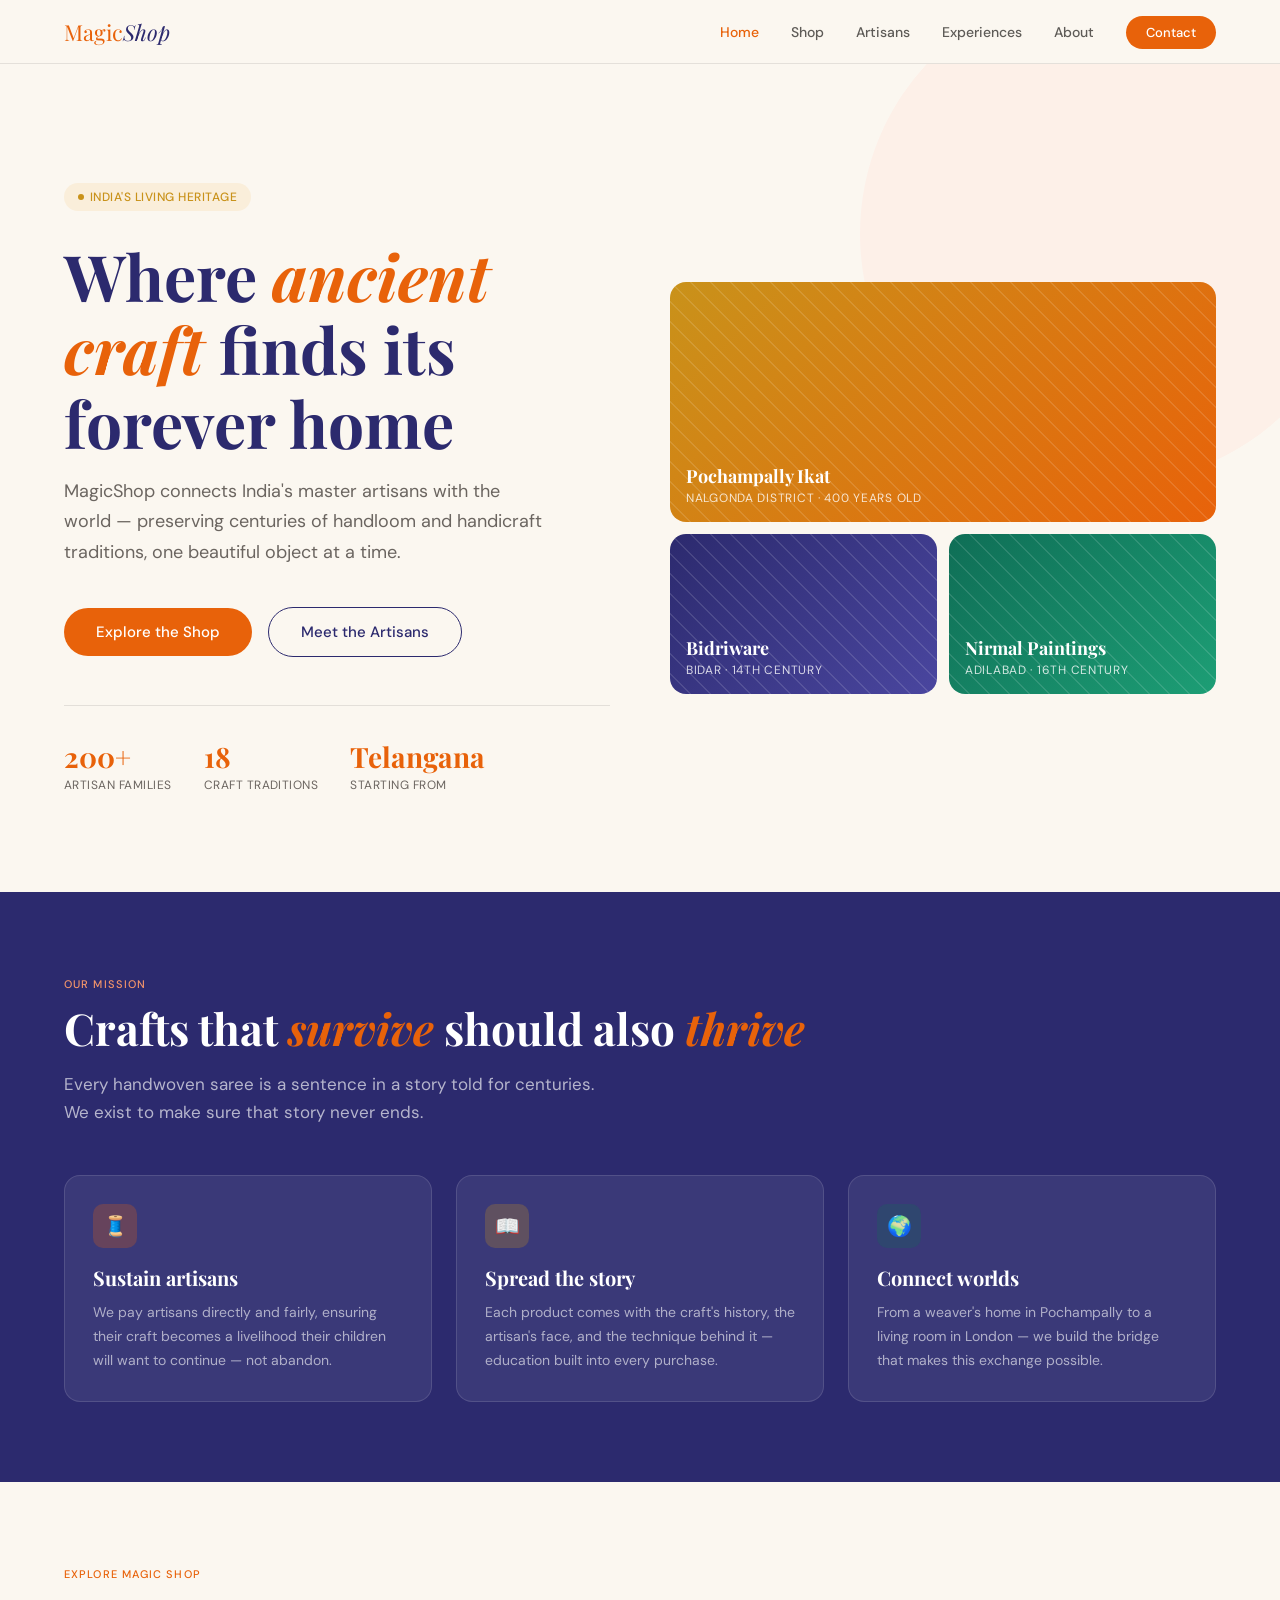
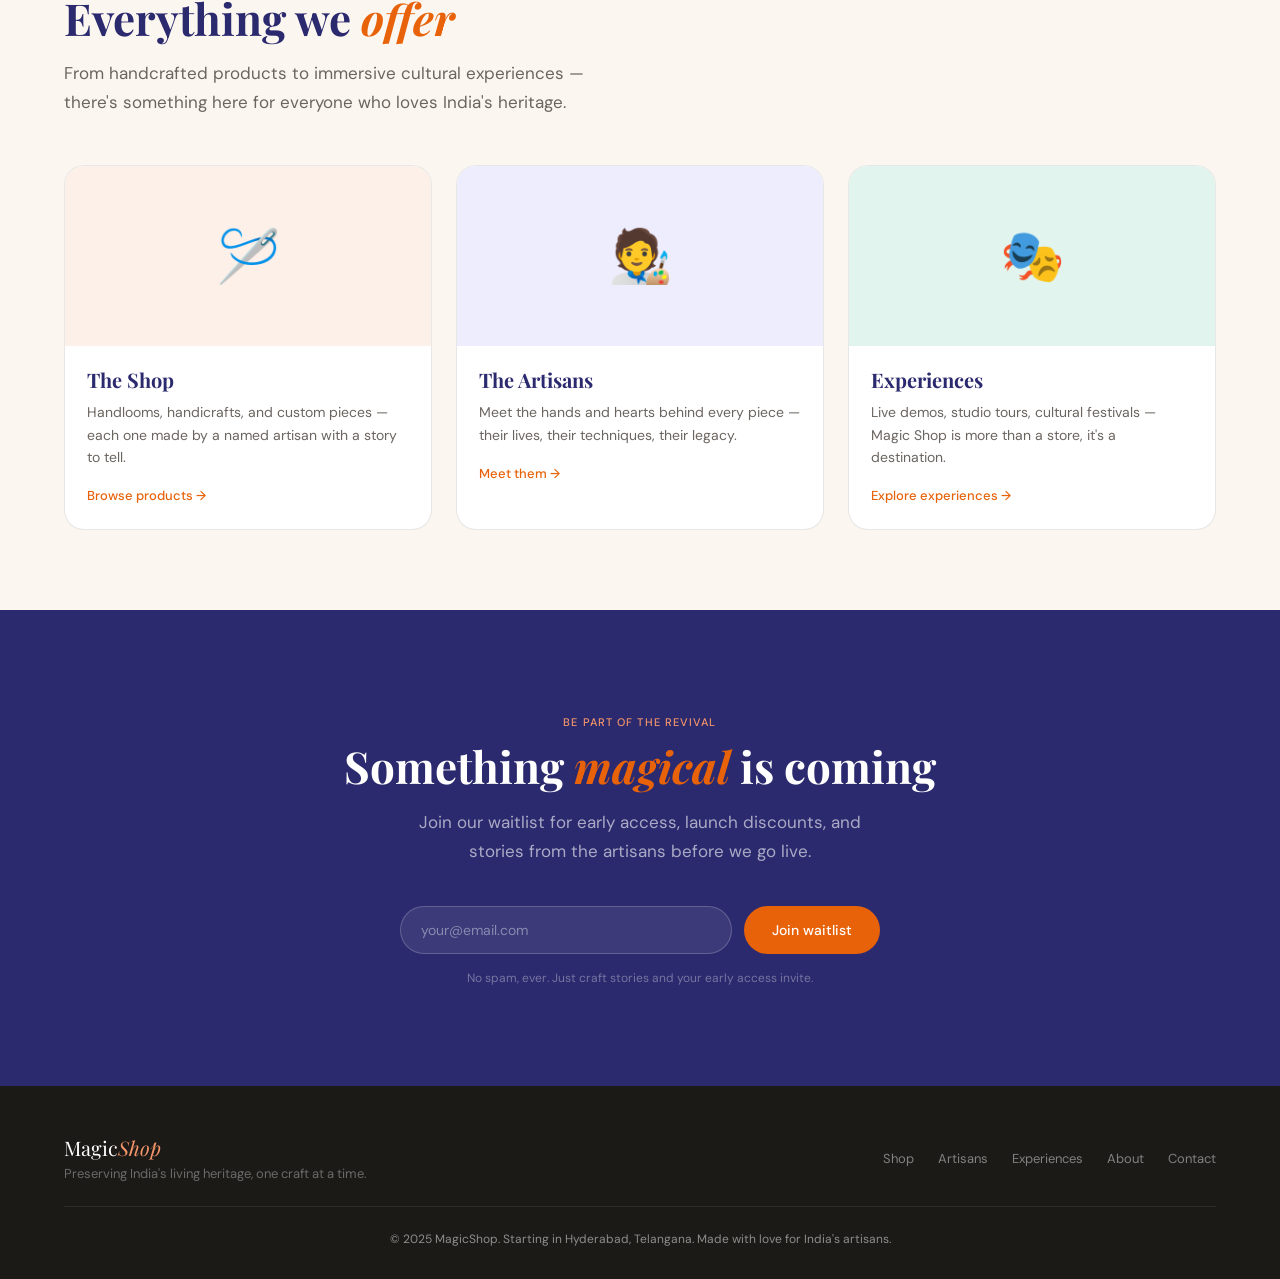
<file: index.html>
<!DOCTYPE html>
<html lang="en">
<head>
<meta charset="UTF-8">
<meta name="viewport" content="width=device-width, initial-scale=1.0">
<title>Magic Shop — Where India's Crafts Live On</title>
<link href="https://fonts.googleapis.com/css2?family=Playfair+Display:ital,wght@0,400;0,700;1,400&family=DM+Sans:wght@300;400;500&display=swap" rel="stylesheet">
<link rel="stylesheet" href="style.css">
<style>
  .hero {
    min-height: 92vh;
    padding: 80px 5vw 60px;
    display: grid;
    grid-template-columns: 1fr 1fr;
    gap: 60px;
    align-items: center;
    position: relative;
    overflow: hidden;
  }

  .hero::before {
    content: '';
    position: absolute;
    top: -80px; right: -80px;
    width: 500px; height: 500px;
    border-radius: 50%;
    background: var(--saffron-pale);
    z-index: 0;
  }

  .hero-text { position: relative; z-index: 1; }

  .hero-badge {
    display: inline-flex;
    align-items: center;
    gap: 6px;
    background: var(--gold-light);
    color: var(--gold);
    font-size: 12px;
    font-weight: 500;
    padding: 6px 14px;
    border-radius: 100px;
    margin-bottom: 28px;
    letter-spacing: 0.04em;
    text-transform: uppercase;
  }

  .hero-badge::before {
    content: '';
    width: 6px; height: 6px;
    border-radius: 50%;
    background: var(--gold);
  }

  .hero-sub {
    font-size: 18px;
    line-height: 1.7;
    color: var(--text-muted);
    max-width: 480px;
    margin-bottom: 40px;
  }

  .hero-actions { display: flex; gap: 16px; align-items: center; flex-wrap: wrap; }

  .hero-stats {
    display: flex;
    gap: 32px;
    margin-top: 48px;
    padding-top: 32px;
    border-top: 1px solid var(--border);
  }

  .stat-num {
    font-family: 'Playfair Display', serif;
    font-size: 28px;
    color: var(--saffron);
    font-weight: 700;
  }

  .stat-label {
    font-size: 12px;
    color: var(--text-muted);
    margin-top: 2px;
    text-transform: uppercase;
    letter-spacing: 0.04em;
  }

  .hero-visual {
    position: relative;
    z-index: 1;
    display: grid;
    grid-template-columns: 1fr 1fr;
    gap: 12px;
  }

  .craft-card { border-radius: 16px; overflow: hidden; position: relative; cursor: pointer; }
  .craft-card:first-child { grid-column: 1 / -1; height: 240px; }
  .craft-card:not(:first-child) { height: 160px; }

  .craft-card-inner {
    width: 100%; height: 100%;
    display: flex; align-items: flex-end;
    padding: 16px; position: relative;
  }

  .card-1 { background: linear-gradient(135deg, #C9921A 0%, #E8620A 100%); }
  .card-2 { background: linear-gradient(135deg, #2C2A6E 0%, #4A469F 100%); }
  .card-3 { background: linear-gradient(135deg, #0F6E56 0%, #1D9E75 100%); }

  .craft-pattern {
    position: absolute; top: 0; left: 0; right: 0; bottom: 0;
    opacity: 0.12;
    background-image: repeating-linear-gradient(45deg, white 0, white 1px, transparent 0, transparent 50%);
    background-size: 20px 20px;
  }

  .craft-label { position: relative; z-index: 1; color: white; }
  .craft-label-title { font-family: 'Playfair Display', serif; font-size: 18px; font-weight: 700; display: block; }
  .craft-label-sub { font-size: 12px; opacity: 0.8; margin-top: 2px; text-transform: uppercase; letter-spacing: 0.06em; }

  .mission { background: var(--indigo); color: white; }
  .mission h2 { color: white; }
  .mission .section-tag { color: var(--saffron-light); }
  .mission .section-sub { color: rgba(255,255,255,0.65); }

  .mission-grid { display: grid; grid-template-columns: repeat(3, 1fr); gap: 24px; margin-top: 48px; }

  .mission-card {
    background: rgba(255,255,255,0.07);
    border: 1px solid rgba(255,255,255,0.12);
    border-radius: 16px; padding: 28px;
  }

  .mission-icon {
    width: 44px; height: 44px; border-radius: 10px;
    display: flex; align-items: center; justify-content: center;
    margin-bottom: 16px; font-size: 20px;
  }

  .icon-saffron { background: rgba(232,98,10,0.25); }
  .icon-gold { background: rgba(201,146,26,0.25); }
  .icon-teal { background: rgba(15,110,86,0.25); }
  .mission-card h3 { color: white; margin-bottom: 10px; }
  .mission-card p { font-size: 14px; line-height: 1.7; color: rgba(255,255,255,0.6); }

  .preview-grid { display: grid; grid-template-columns: repeat(3, 1fr); gap: 24px; }

  .preview-card {
    background: white; border-radius: 20px;
    border: 1px solid var(--border);
    overflow: hidden; transition: transform 0.25s;
    text-decoration: none; color: inherit;
    display: block;
  }

  .preview-card:hover { transform: translateY(-4px); }

  .preview-img {
    height: 180px; display: flex;
    align-items: center; justify-content: center;
    font-size: 52px;
  }

  .preview-img-1 { background: var(--saffron-pale); }
  .preview-img-2 { background: var(--indigo-light); }
  .preview-img-3 { background: var(--teal-light); }

  .preview-info { padding: 20px 22px 24px; }
  .preview-info h3 { margin-bottom: 8px; }
  .preview-info p { font-size: 14px; color: var(--text-muted); line-height: 1.6; margin-bottom: 16px; }
  .preview-link { font-size: 13px; color: var(--saffron); font-weight: 500; }

  .waitlist { background: var(--indigo); text-align: center; padding: 100px 5vw; }
  .waitlist h2 { color: white; }
  .waitlist .section-tag { color: var(--saffron-light); }
  .waitlist-sub { font-size: 17px; color: rgba(255,255,255,0.6); line-height: 1.7; max-width: 480px; margin: 0 auto 40px; }

  .waitlist-form { display: flex; gap: 12px; max-width: 480px; margin: 0 auto; justify-content: center; }

  .waitlist-input {
    flex: 1; padding: 14px 20px; border-radius: 100px;
    border: 1.5px solid rgba(255,255,255,0.2);
    background: rgba(255,255,255,0.08);
    color: white; font-size: 14px;
    font-family: 'DM Sans', sans-serif;
    outline: none; transition: border-color 0.2s;
  }

  .waitlist-input::placeholder { color: rgba(255,255,255,0.4); }
  .waitlist-input:focus { border-color: var(--saffron-light); }

  .waitlist-btn {
    background: var(--saffron); color: white; border: none;
    padding: 14px 28px; border-radius: 100px;
    font-size: 14px; font-weight: 500;
    font-family: 'DM Sans', sans-serif;
    cursor: pointer; transition: background 0.2s; white-space: nowrap;
  }

  .waitlist-btn:hover { background: var(--gold); }
  .waitlist-note { font-size: 12px; color: rgba(255,255,255,0.35); margin-top: 16px; }
  .success-msg { display: none; color: #5DCAA5; font-size: 15px; margin-top: 16px; font-family: 'Playfair Display', serif; font-style: italic; }

  @media (max-width: 900px) {
    .hero { grid-template-columns: 1fr; gap: 40px; min-height: auto; padding: 48px 5vw 60px; }
    .hero::before { display: none; }
    .mission-grid, .preview-grid { grid-template-columns: 1fr; }
  }
</style>
</head>
<body>

<nav>
  <a href="index.html" class="nav-logo">Magic<span>Shop</span></a>
  <ul class="nav-links">
    <li><a href="index.html" class="active">Home</a></li>
    <li><a href="shop.html">Shop</a></li>
    <li><a href="artisans.html">Artisans</a></li>
    <li><a href="experiences.html">Experiences</a></li>
    <li><a href="about.html">About</a></li>
    <li><a href="contact.html" class="nav-cta">Contact</a></li>
  </ul>
  <button class="hamburger" onclick="toggleMenu()" id="hamburger">
    <span></span>
    <span></span>
    <span></span>
  </button>
  <div class="mobile-menu" id="mobileMenu">
    <a href="index.html">Home</a>
    <a href="shop.html">Shop</a>
    <a href="artisans.html">Artisans</a>
    <a href="experiences.html">Experiences</a>
    <a href="about.html">About</a>
    <a href="contact.html">Contact</a>
  </div>
</nav>

<section class="hero">
  <div class="hero-text">
    <div class="hero-badge fadeup">India's Living Heritage</div>
    <h1 class="fadeup delay-1">Where <em>ancient craft</em> finds its forever home</h1>
    <p class="hero-sub fadeup delay-2">MagicShop connects India's master artisans with the world — preserving centuries of handloom and handicraft traditions, one beautiful object at a time.</p>
    <div class="hero-actions fadeup delay-3">
      <a href="shop.html" class="btn-primary">Explore the Shop</a>
      <a href="artisans.html" class="btn-outline">Meet the Artisans</a>
    </div>
    <div class="hero-stats fadeup delay-3">
      <div>
        <div class="stat-num">200+</div>
        <div class="stat-label">Artisan families</div>
      </div>
      <div>
        <div class="stat-num">18</div>
        <div class="stat-label">Craft traditions</div>
      </div>
      <div>
        <div class="stat-num">Telangana</div>
        <div class="stat-label">Starting from</div>
      </div>
    </div>
  </div>
  <div class="hero-visual fadeup delay-2">
    <div class="craft-card">
      <div class="craft-card-inner card-1">
        <div class="craft-pattern"></div>
        <div class="craft-label">
          <span class="craft-label-title">Pochampally Ikat</span>
          <div class="craft-label-sub">Nalgonda district · 400 years old</div>
        </div>
      </div>
    </div>
    <div class="craft-card">
      <div class="craft-card-inner card-2">
        <div class="craft-pattern"></div>
        <div class="craft-label">
          <span class="craft-label-title">Bidriware</span>
          <div class="craft-label-sub">Bidar · 14th century</div>
        </div>
      </div>
    </div>
    <div class="craft-card">
      <div class="craft-card-inner card-3">
        <div class="craft-pattern"></div>
        <div class="craft-label">
          <span class="craft-label-title">Nirmal Paintings</span>
          <div class="craft-label-sub">Adilabad · 16th century</div>
        </div>
      </div>
    </div>
  </div>
</section>

<section class="mission">
  <div class="section-tag">Our mission</div>
  <h2>Crafts that <em>survive</em> should also <em>thrive</em></h2>
  <p class="section-sub">Every handwoven saree is a sentence in a story told for centuries. We exist to make sure that story never ends.</p>
  <div class="mission-grid">
    <div class="mission-card">
      <div class="mission-icon icon-saffron">🧵</div>
      <h3>Sustain artisans</h3>
      <p>We pay artisans directly and fairly, ensuring their craft becomes a livelihood their children will want to continue — not abandon.</p>
    </div>
    <div class="mission-card">
      <div class="mission-icon icon-gold">📖</div>
      <h3>Spread the story</h3>
      <p>Each product comes with the craft's history, the artisan's face, and the technique behind it — education built into every purchase.</p>
    </div>
    <div class="mission-card">
      <div class="mission-icon icon-teal">🌍</div>
      <h3>Connect worlds</h3>
      <p>From a weaver's home in Pochampally to a living room in London — we build the bridge that makes this exchange possible.</p>
    </div>
  </div>
</section>

<section>
  <div class="section-tag">Explore Magic Shop</div>
  <h2>Everything we <em>offer</em></h2>
  <p class="section-sub">From handcrafted products to immersive cultural experiences — there's something here for everyone who loves India's heritage.</p>
  <div class="preview-grid">
    <a href="shop.html" class="preview-card">
      <div class="preview-img preview-img-1">🪡</div>
      <div class="preview-info">
        <h3>The Shop</h3>
        <p>Handlooms, handicrafts, and custom pieces — each one made by a named artisan with a story to tell.</p>
        <span class="preview-link">Browse products →</span>
      </div>
    </a>
    <a href="artisans.html" class="preview-card">
      <div class="preview-img preview-img-2">🧑‍🎨</div>
      <div class="preview-info">
        <h3>The Artisans</h3>
        <p>Meet the hands and hearts behind every piece — their lives, their techniques, their legacy.</p>
        <span class="preview-link">Meet them →</span>
      </div>
    </a>
    <a href="experiences.html" class="preview-card">
      <div class="preview-img preview-img-3">🎭</div>
      <div class="preview-info">
        <h3>Experiences</h3>
        <p>Live demos, studio tours, cultural festivals — Magic Shop is more than a store, it's a destination.</p>
        <span class="preview-link">Explore experiences →</span>
      </div>
    </a>
  </div>
</section>

<section class="waitlist">
  <div class="section-tag">Be part of the revival</div>
  <h2>Something <em>magical</em> is coming</h2>
  <p class="waitlist-sub">Join our waitlist for early access, launch discounts, and stories from the artisans before we go live.</p>
  <div class="waitlist-form">
    <input type="email" class="waitlist-input" id="emailInput" placeholder="your@email.com">
    <button class="waitlist-btn" onclick="handleWaitlist()">Join waitlist</button>
  </div>
  <div class="waitlist-note">No spam, ever. Just craft stories and your early access invite.</div>
  <div class="success-msg" id="successMsg">✨ You're on the list! We'll be in touch soon.</div>
</section>

<footer>
  <div class="footer-inner">
    <div>
      <a href="index.html" class="footer-logo">Magic<span>Shop</span></a>
      <div class="footer-tagline">Preserving India's living heritage, one craft at a time.</div>
    </div>
    <ul class="footer-links">
      <li><a href="shop.html">Shop</a></li>
      <li><a href="artisans.html">Artisans</a></li>
      <li><a href="experiences.html">Experiences</a></li>
      <li><a href="about.html">About</a></li>
      <li><a href="contact.html">Contact</a></li>
    </ul>
  </div>
  <div class="footer-bottom">© 2025 MagicShop. Starting in Hyderabad, Telangana. Made with love for India's artisans.</div>
</footer>

<script>
  function handleWaitlist() {
    const input = document.getElementById('emailInput');
    const msg = document.getElementById('successMsg');
    if (input.value && input.value.includes('@')) {
      input.style.display = 'none';
      document.querySelector('.waitlist-btn').style.display = 'none';
      msg.style.display = 'block';
      document.querySelector('.waitlist-note').style.display = 'none';
    } else {
      input.style.borderColor = '#E24B4A';
      input.placeholder = 'Please enter a valid email';
    }
  }

  document.getElementById('emailInput').addEventListener('keydown', function(e) {
    if (e.key === 'Enter') handleWaitlist();
  });
</script>

    <script>
      function toggleMenu() {
        const menu = document.getElementById('mobileMenu');
        menu.classList.toggle('open');
      }
    </script>

  </body>
</html>
</file>
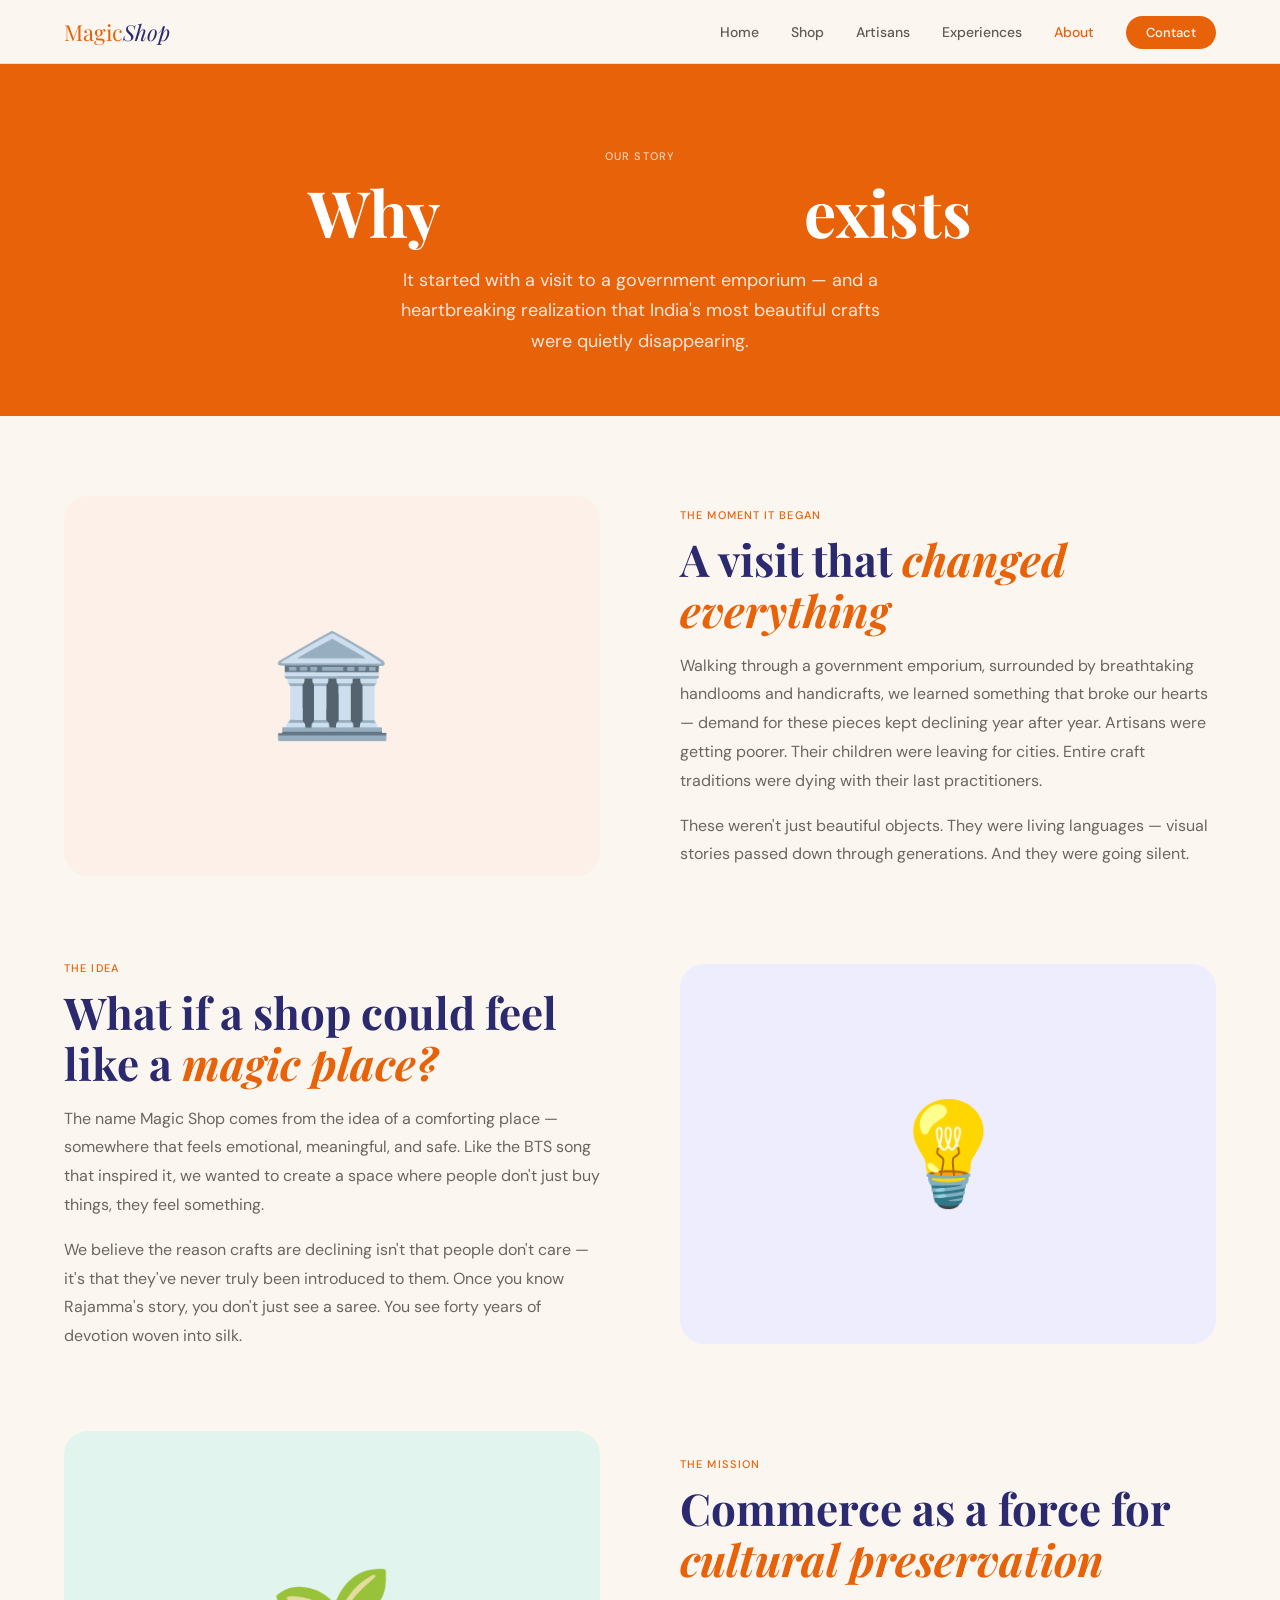
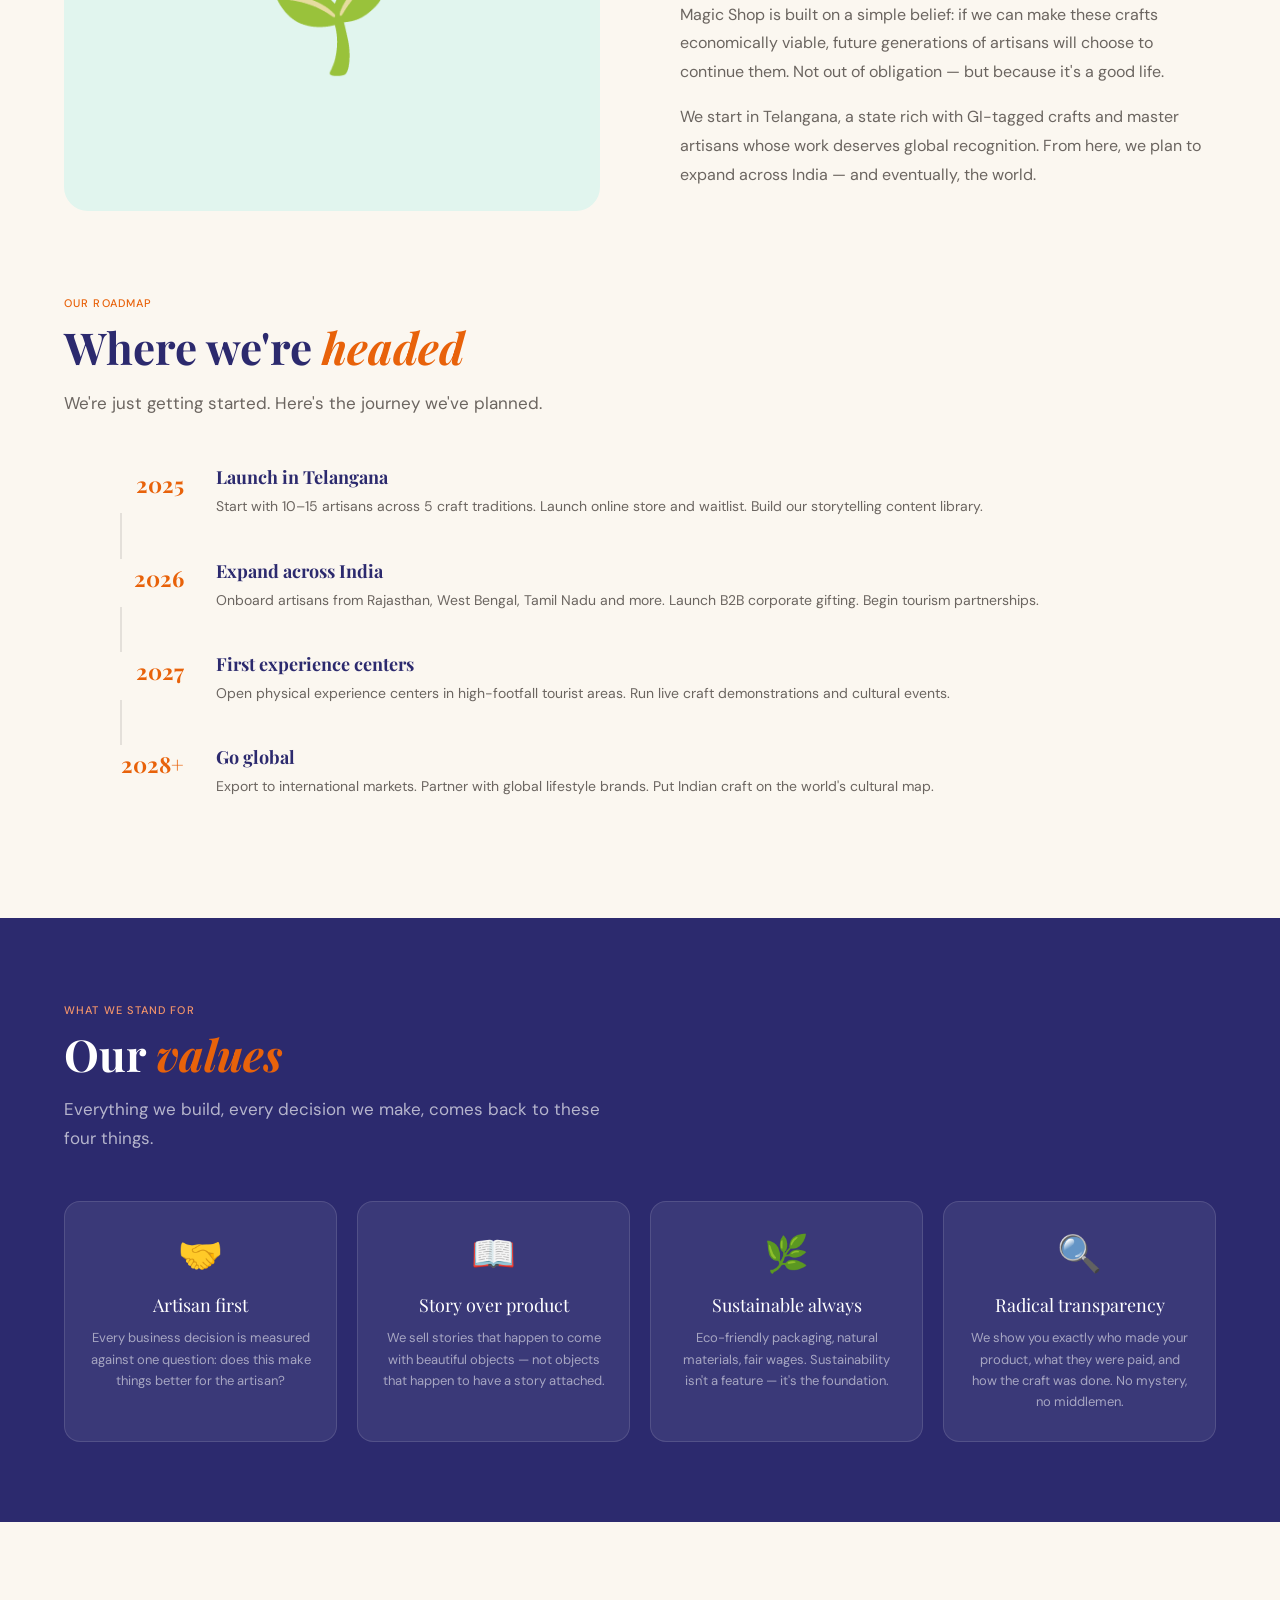
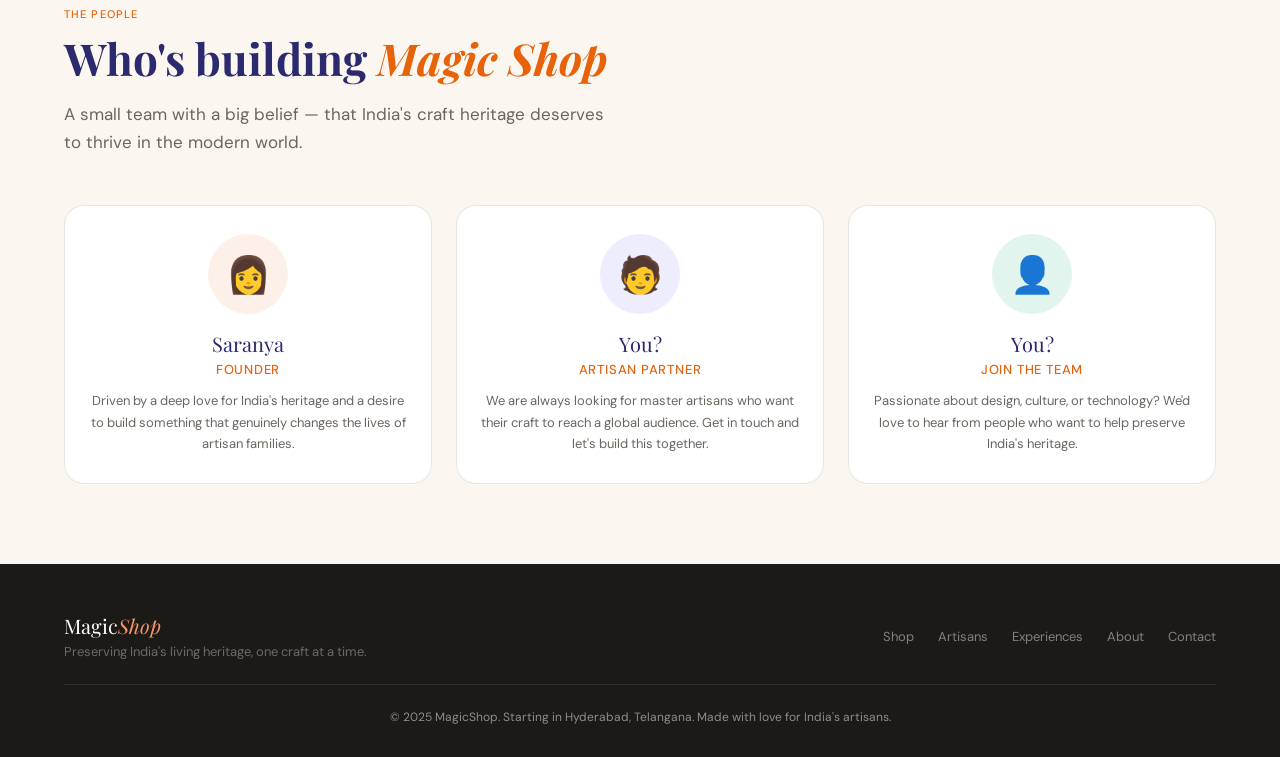
<file: about.html>
<!DOCTYPE html>
<html lang="en">
<head>
<meta charset="UTF-8">
<meta name="viewport" content="width=device-width, initial-scale=1.0">
<title>About — Magic Shop</title>
<link href="https://fonts.googleapis.com/css2?family=Playfair+Display:ital,wght@0,400;0,700;1,400&family=DM+Sans:wght@300;400;500&display=swap" rel="stylesheet">
<link rel="stylesheet" href="style.css">
<style>
  .page-hero {
    background: var(--saffron);
    padding: 80px 5vw 60px;
    text-align: center;
  }
  .page-hero h1 { color: white; margin-bottom: 16px; }
  .page-hero .section-tag { color: rgba(255,255,255,0.7); }
  .page-hero p { color: rgba(255,255,255,0.85); font-size: 18px; max-width: 520px; margin: 0 auto; line-height: 1.7; }

  .story-grid {
    display: grid;
    grid-template-columns: 1fr 1fr;
    gap: 80px;
    align-items: center;
    margin-bottom: 80px;
  }

  .story-grid.reverse { direction: rtl; }
  .story-grid.reverse > * { direction: ltr; }

  .story-visual {
    border-radius: 24px;
    overflow: hidden;
    height: 380px;
    display: flex;
    align-items: center;
    justify-content: center;
    font-size: 100px;
  }

  .story-visual-1 { background: var(--saffron-pale); }
  .story-visual-2 { background: var(--indigo-light); }
  .story-visual-3 { background: var(--teal-light); }

  .story-text .section-tag { margin-bottom: 12px; }

  .story-text p {
    font-size: 16px;
    color: var(--text-muted);
    line-height: 1.8;
    margin-bottom: 16px;
  }

  .story-text p:last-child { margin-bottom: 0; }

  .values-section { background: var(--indigo); padding: 80px 5vw; }
  .values-section .section-tag { color: var(--saffron-light); }
  .values-section h2 { color: white; margin-bottom: 16px; }
  .values-section .section-sub { color: rgba(255,255,255,0.65); }

  .values-grid {
    display: grid;
    grid-template-columns: repeat(4, 1fr);
    gap: 20px;
    margin-top: 48px;
  }

  .value-card {
    background: rgba(255,255,255,0.07);
    border: 1px solid rgba(255,255,255,0.12);
    border-radius: 16px;
    padding: 28px 24px;
    text-align: center;
  }

  .value-icon {
    font-size: 36px;
    margin-bottom: 16px;
    display: block;
  }

  .value-title {
    font-family: 'Playfair Display', serif;
    font-size: 18px;
    color: white;
    margin-bottom: 10px;
  }

  .value-desc {
    font-size: 13px;
    color: rgba(255,255,255,0.55);
    line-height: 1.65;
  }

  .timeline { margin-top: 48px; }

  .timeline-item {
    display: grid;
    grid-template-columns: 120px 1fr;
    gap: 32px;
    padding-bottom: 40px;
    position: relative;
  }

  .timeline-item:not(:last-child)::after {
    content: '';
    position: absolute;
    left: 56px;
    top: 48px;
    bottom: 0;
    width: 2px;
    background: var(--border);
  }

  .timeline-year {
    font-family: 'Playfair Display', serif;
    font-size: 22px;
    color: var(--saffron);
    font-weight: 700;
    padding-top: 4px;
    text-align: right;
  }

  .timeline-content h3 {
    font-size: 18px;
    color: var(--indigo);
    margin-bottom: 6px;
  }

  .timeline-content p {
    font-size: 14px;
    color: var(--text-muted);
    line-height: 1.65;
  }

  .team-grid {
    display: grid;
    grid-template-columns: repeat(3, 1fr);
    gap: 24px;
    margin-top: 48px;
  }

  .team-card {
    background: white;
    border: 1px solid var(--border);
    border-radius: 20px;
    padding: 28px 24px;
    text-align: center;
  }

  .team-avatar {
    width: 80px; height: 80px;
    border-radius: 50%;
    display: flex;
    align-items: center;
    justify-content: center;
    font-size: 36px;
    margin: 0 auto 16px;
  }

  .avatar-1 { background: var(--saffron-pale); }
  .avatar-2 { background: var(--indigo-light); }
  .avatar-3 { background: var(--teal-light); }

  .team-name {
    font-family: 'Playfair Display', serif;
    font-size: 20px;
    color: var(--indigo);
    margin-bottom: 4px;
  }

  .team-role {
    font-size: 13px;
    color: var(--saffron);
    font-weight: 500;
    text-transform: uppercase;
    letter-spacing: 0.06em;
    margin-bottom: 12px;
  }

  .team-bio {
    font-size: 13px;
    color: var(--text-muted);
    line-height: 1.65;
  }

  @media (max-width: 900px) {
    .story-grid { grid-template-columns: 1fr; gap: 32px; }
    .story-grid.reverse { direction: ltr; }
    .values-grid { grid-template-columns: repeat(2, 1fr); }
    .team-grid { grid-template-columns: 1fr; }
    .timeline-item { grid-template-columns: 80px 1fr; gap: 16px; }
  }
</style>
</head>
<body>

<nav>
  <a href="index.html" class="nav-logo">Magic<span>Shop</span></a>
  <ul class="nav-links">
    <li><a href="index.html">Home</a></li>
    <li><a href="shop.html">Shop</a></li>
    <li><a href="artisans.html">Artisans</a></li>
    <li><a href="experiences.html">Experiences</a></li>
    <li><a href="about.html" class="active">About</a></li>
    <li><a href="contact.html" class="nav-cta">Contact</a></li>
  </ul>
  <button class="hamburger" onclick="togglemenu()" id="hamburger">
    <span></span>
    <span></span>
    <span></span>
  </button>
  <div class="mobile-menu" id="mobilemenu">
    <a href="index.html">home</a>
    <a href="shop.html">shop</a>
    <a href="artisans.html">artisans</a>
    <a href="experiences.html">experiences</a>
    <a href="about.html">about</a>
    <a href="contact.html">contact</a>
  </div>
</nav>

<div class="page-hero">
  <div class="section-tag">Our story</div>
  <h1>Why <em>Magic Shop</em> exists</h1>
  <p>It started with a visit to a government emporium — and a heartbreaking realization that India's most beautiful crafts were quietly disappearing.</p>
</div>

<section>
  <div class="story-grid">
    <div class="story-visual story-visual-1">🏛️</div>
    <div class="story-text">
      <div class="section-tag">The moment it began</div>
      <h2>A visit that <em>changed everything</em></h2>
      <p>Walking through a government emporium, surrounded by breathtaking handlooms and handicrafts, we learned something that broke our hearts — demand for these pieces kept declining year after year. Artisans were getting poorer. Their children were leaving for cities. Entire craft traditions were dying with their last practitioners.</p>
      <p>These weren't just beautiful objects. They were living languages — visual stories passed down through generations. And they were going silent.</p>
    </div>
  </div>

  <div class="story-grid reverse">
    <div class="story-visual story-visual-2">💡</div>
    <div class="story-text">
      <div class="section-tag">The idea</div>
      <h2>What if a shop could feel like a <em>magic place?</em></h2>
      <p>The name Magic Shop comes from the idea of a comforting place — somewhere that feels emotional, meaningful, and safe. Like the BTS song that inspired it, we wanted to create a space where people don't just buy things, they feel something.</p>
      <p>We believe the reason crafts are declining isn't that people don't care — it's that they've never truly been introduced to them. Once you know Rajamma's story, you don't just see a saree. You see forty years of devotion woven into silk.</p>
    </div>
  </div>

  <div class="story-grid">
    <div class="story-visual story-visual-3">🌱</div>
    <div class="story-text">
      <div class="section-tag">The mission</div>
      <h2>Commerce as a force for <em>cultural preservation</em></h2>
      <p>Magic Shop is built on a simple belief: if we can make these crafts economically viable, future generations of artisans will choose to continue them. Not out of obligation — but because it's a good life.</p>
      <p>We start in Telangana, a state rich with GI-tagged crafts and master artisans whose work deserves global recognition. From here, we plan to expand across India — and eventually, the world.</p>
    </div>
  </div>

  <div class="section-tag">Our roadmap</div>
  <h2>Where we're <em>headed</em></h2>
  <p class="section-sub">We're just getting started. Here's the journey we've planned.</p>

  <div class="timeline">
    <div class="timeline-item">
      <div class="timeline-year">2025</div>
      <div class="timeline-content">
        <h3>Launch in Telangana</h3>
        <p>Start with 10–15 artisans across 5 craft traditions. Launch online store and waitlist. Build our storytelling content library.</p>
      </div>
    </div>
    <div class="timeline-item">
      <div class="timeline-year">2026</div>
      <div class="timeline-content">
        <h3>Expand across India</h3>
        <p>Onboard artisans from Rajasthan, West Bengal, Tamil Nadu and more. Launch B2B corporate gifting. Begin tourism partnerships.</p>
      </div>
    </div>
    <div class="timeline-item">
      <div class="timeline-year">2027</div>
      <div class="timeline-content">
        <h3>First experience centers</h3>
        <p>Open physical experience centers in high-footfall tourist areas. Run live craft demonstrations and cultural events.</p>
      </div>
    </div>
    <div class="timeline-item">
      <div class="timeline-year">2028+</div>
      <div class="timeline-content">
        <h3>Go global</h3>
        <p>Export to international markets. Partner with global lifestyle brands. Put Indian craft on the world's cultural map.</p>
      </div>
    </div>
  </div>
</section>

<section class="values-section">
  <div class="section-tag">What we stand for</div>
  <h2>Our <em>values</em></h2>
  <p class="section-sub">Everything we build, every decision we make, comes back to these four things.</p>
  <div class="values-grid">
    <div class="value-card">
      <span class="value-icon">🤝</span>
      <div class="value-title">Artisan first</div>
      <div class="value-desc">Every business decision is measured against one question: does this make things better for the artisan?</div>
    </div>
    <div class="value-card">
      <span class="value-icon">📖</span>
      <div class="value-title">Story over product</div>
      <div class="value-desc">We sell stories that happen to come with beautiful objects — not objects that happen to have a story attached.</div>
    </div>
    <div class="value-card">
      <span class="value-icon">🌿</span>
      <div class="value-title">Sustainable always</div>
      <div class="value-desc">Eco-friendly packaging, natural materials, fair wages. Sustainability isn't a feature — it's the foundation.</div>
    </div>
    <div class="value-card">
      <span class="value-icon">🔍</span>
      <div class="value-title">Radical transparency</div>
      <div class="value-desc">We show you exactly who made your product, what they were paid, and how the craft was done. No mystery, no middlemen.</div>
    </div>
  </div>
</section>

<section>
  <div class="section-tag">The people</div>
  <h2>Who's building <em>Magic Shop</em></h2>
  <p class="section-sub">A small team with a big belief — that India's craft heritage deserves to thrive in the modern world.</p>
  <div class="team-grid">
    <div class="team-card">
      <div class="team-avatar avatar-1">👩</div>
      <div class="team-name">Saranya</div>
      <div class="team-role">Founder</div>
      <div class="team-bio">Driven by a deep love for India's heritage and a desire to build something that genuinely changes the lives of artisan families.</div>
    </div>
    <div class="team-card">
      <div class="team-avatar avatar-2">🧑</div>
      <div class="team-name">You?</div>
      <div class="team-role">Artisan partner</div>
      <div class="team-bio">We are always looking for master artisans who want their craft to reach a global audience. Get in touch and let's build this together.</div>
    </div>
    <div class="team-card">
      <div class="team-avatar avatar-3">👤</div>
      <div class="team-name">You?</div>
      <div class="team-role">Join the team</div>
      <div class="team-bio">Passionate about design, culture, or technology? We'd love to hear from people who want to help preserve India's heritage.</div>
    </div>
  </div>
</section>

<footer>
  <div class="footer-inner">
    <div>
      <a href="index.html" class="footer-logo">Magic<span>Shop</span></a>
      <div class="footer-tagline">Preserving India's living heritage, one craft at a time.</div>
    </div>
    <ul class="footer-links">
      <li><a href="shop.html">Shop</a></li>
      <li><a href="artisans.html">Artisans</a></li>
      <li><a href="experiences.html">Experiences</a></li>
      <li><a href="about.html">About</a></li>
      <li><a href="contact.html">Contact</a></li>
    </ul>
  </div>
  <div class="footer-bottom">© 2025 MagicShop. Starting in Hyderabad, Telangana. Made with love for India's artisans.</div>
</footer>
<script>
    function toggleMenu() {
      const menu = document.getElementById('mobileMenu');
      menu.classList.toggle('open');
    }
  </script>

</body>
</html>
</file>
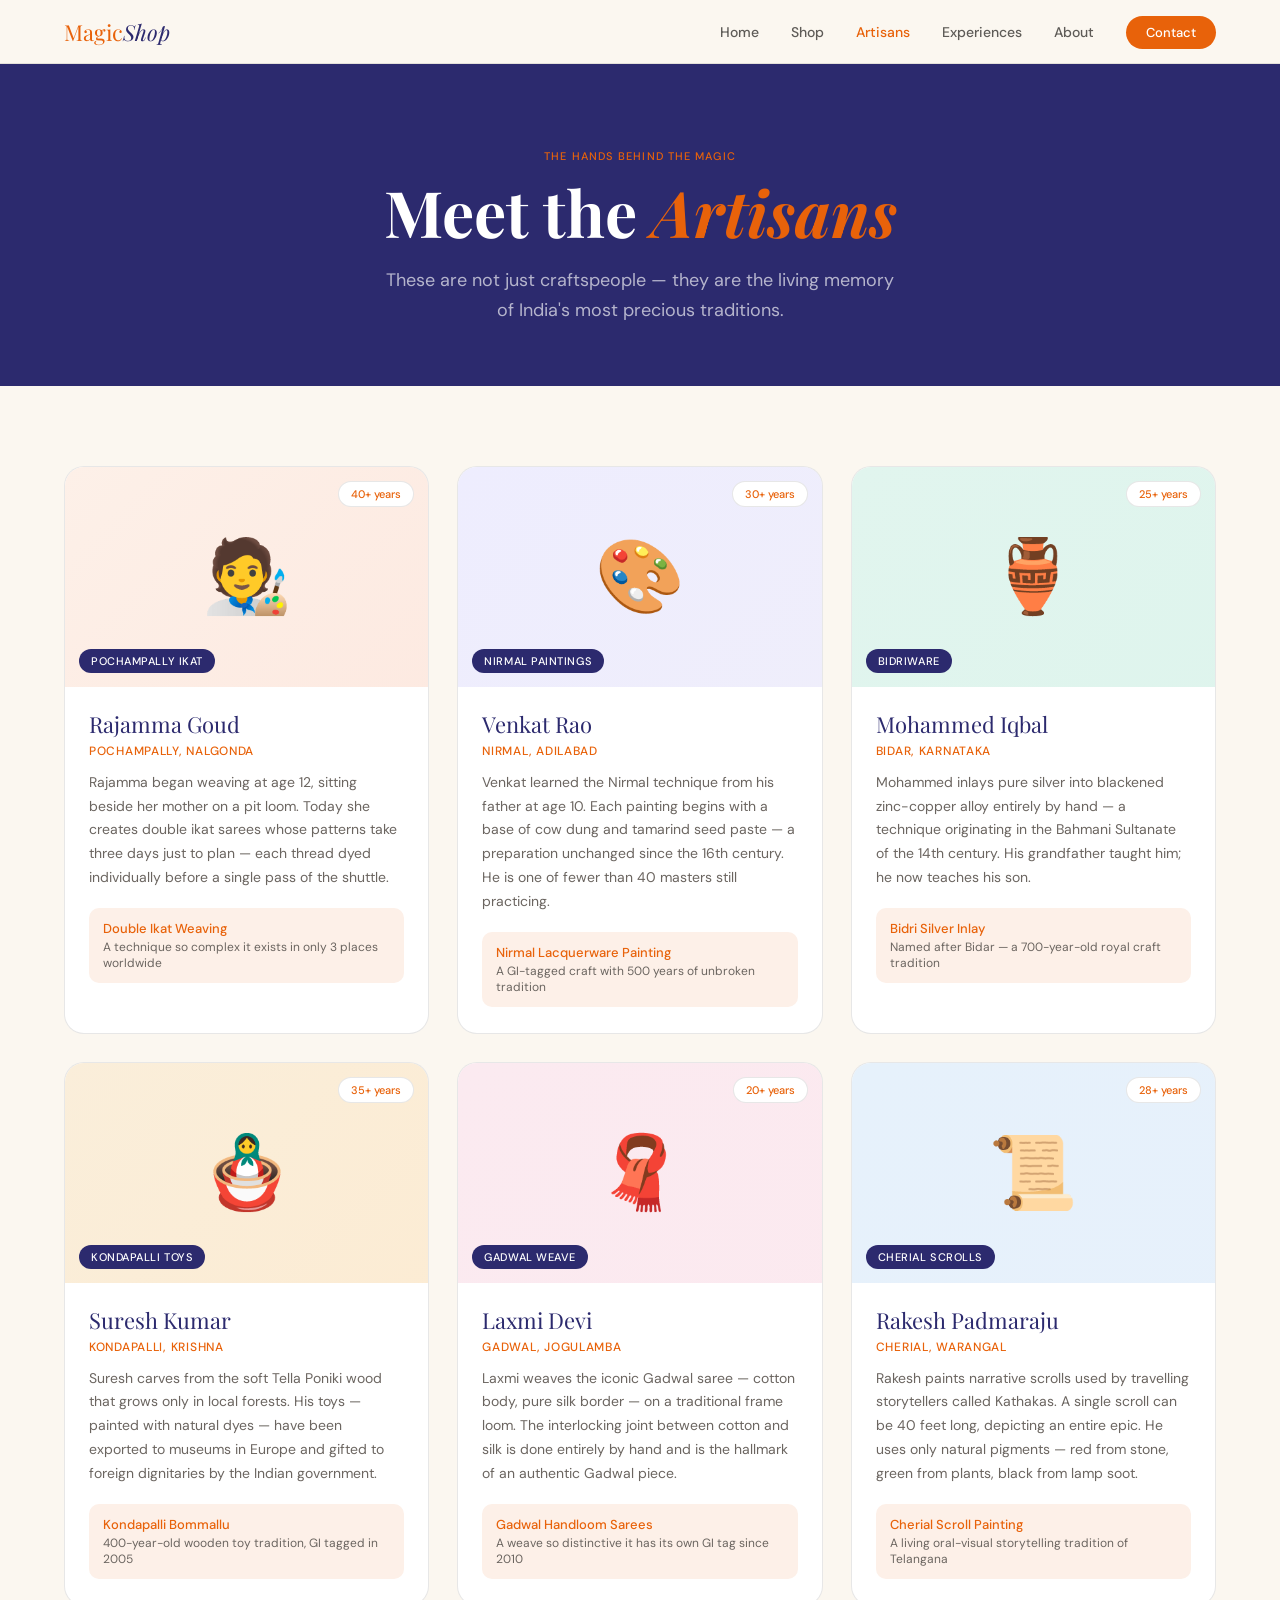
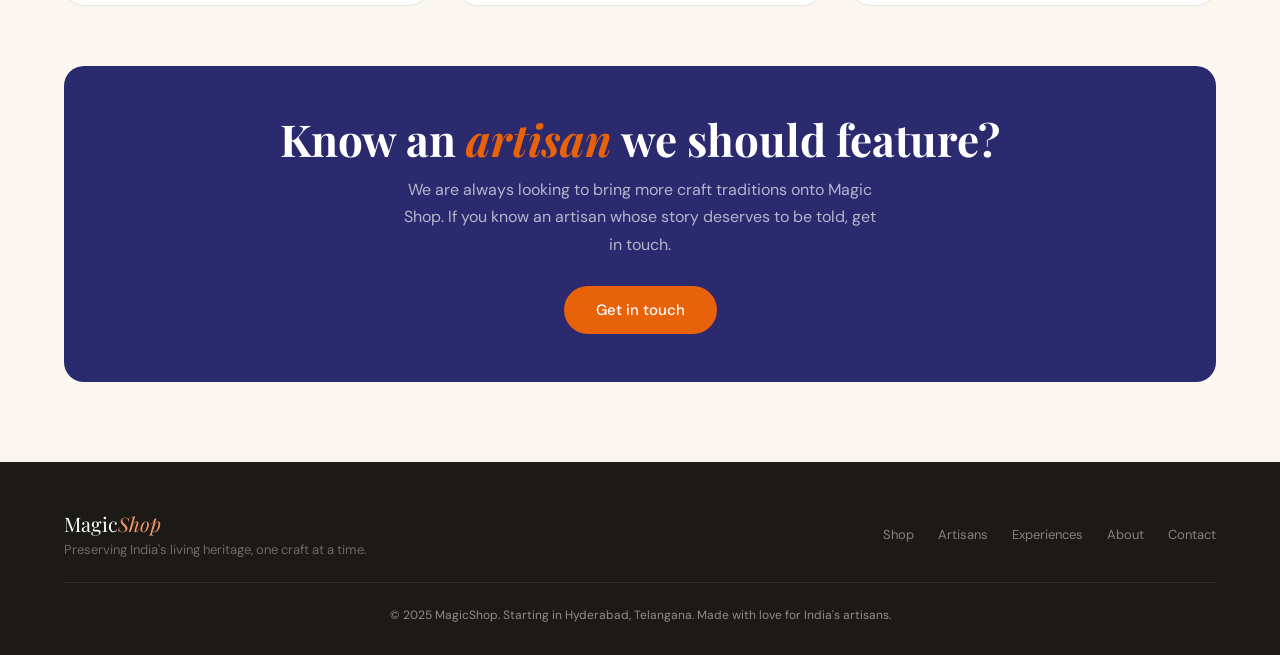
<file: artisans.html>
<!DOCTYPE html>
<html lang="en">
<head>
<meta charset="UTF-8">
<meta name="viewport" content="width=device-width, initial-scale=1.0">
<title>Artisans — Magic Shop</title>
<link href="https://fonts.googleapis.com/css2?family=Playfair+Display:ital,wght@0,400;0,700;1,400&family=DM+Sans:wght@300;400;500&display=swap" rel="stylesheet">
<link rel="stylesheet" href="style.css">
<style>
  .page-hero {
    background: var(--indigo);
    padding: 80px 5vw 60px;
    text-align: center;
  }
  .page-hero h1 { color: white; margin-bottom: 16px; }
  .page-hero p { color: rgba(255,255,255,0.65); font-size: 18px; max-width: 520px; margin: 0 auto; line-height: 1.7; }

  .artisans-grid {
    display: grid;
    grid-template-columns: repeat(3, 1fr);
    gap: 28px;
  }

  .artisan-card {
    background: white;
    border-radius: 20px;
    overflow: hidden;
    border: 1px solid var(--border);
    transition: transform 0.25s;
  }

  .artisan-card:hover { transform: translateY(-4px); }

  .artisan-photo {
    height: 220px;
    display: flex;
    align-items: center;
    justify-content: center;
    font-size: 72px;
    position: relative;
  }

  .artisan-photo-1 { background: linear-gradient(135deg, var(--saffron-pale), #F4956A33); }
  .artisan-photo-2 { background: linear-gradient(135deg, var(--indigo-light), #AFA9EC33); }
  .artisan-photo-3 { background: linear-gradient(135deg, var(--teal-light), #5DCAA533); }
  .artisan-photo-4 { background: linear-gradient(135deg, var(--gold-light), #EF9F2733); }
  .artisan-photo-5 { background: linear-gradient(135deg, #FBEAF0, #ED93B133); }
  .artisan-photo-6 { background: linear-gradient(135deg, #E6F1FB, #85B7EB33); }

  .artisan-craft-tag {
    position: absolute;
    bottom: 14px; left: 14px;
    background: var(--indigo);
    color: white;
    font-size: 11px;
    font-weight: 500;
    padding: 5px 12px;
    border-radius: 100px;
    text-transform: uppercase;
    letter-spacing: 0.05em;
  }

  .artisan-years {
    position: absolute;
    top: 14px; right: 14px;
    background: white;
    color: var(--saffron);
    font-size: 11px;
    font-weight: 500;
    padding: 5px 12px;
    border-radius: 100px;
    border: 1px solid var(--border);
  }

  .artisan-info { padding: 22px 24px 26px; }

  .artisan-name {
    font-family: 'Playfair Display', serif;
    font-size: 22px;
    color: var(--indigo);
    margin-bottom: 4px;
  }

  .artisan-location {
    font-size: 12px;
    color: var(--saffron);
    text-transform: uppercase;
    letter-spacing: 0.06em;
    font-weight: 500;
    margin-bottom: 12px;
  }

  .artisan-bio {
    font-size: 14px;
    color: var(--text-muted);
    line-height: 1.7;
    margin-bottom: 18px;
  }

  .artisan-craft-detail {
    background: var(--saffron-pale);
    border-radius: 10px;
    padding: 12px 14px;
    font-size: 13px;
    color: var(--saffron);
    font-weight: 500;
  }

  .artisan-craft-detail span {
    display: block;
    font-size: 12px;
    color: var(--text-muted);
    font-weight: 400;
    margin-top: 2px;
  }

  .join-banner {
    background: var(--indigo);
    border-radius: 20px;
    padding: 48px;
    text-align: center;
    margin-top: 60px;
  }

  .join-banner h2 { color: white; margin-bottom: 12px; }
  .join-banner p { color: rgba(255,255,255,0.65); font-size: 16px; max-width: 480px; margin: 0 auto 28px; line-height: 1.7; }

  @media (max-width: 900px) {
    .artisans-grid { grid-template-columns: 1fr; }
    .join-banner { padding: 32px 24px; }
  }
</style>
</head>
<body>

<nav>
  <a href="index.html" class="nav-logo">Magic<span>Shop</span></a>
  <ul class="nav-links">
    <li><a href="index.html">Home</a></li>
    <li><a href="shop.html">Shop</a></li>
    <li><a href="artisans.html" class="active">Artisans</a></li>
    <li><a href="experiences.html">Experiences</a></li>
    <li><a href="about.html">About</a></li>
    <li><a href="contact.html" class="nav-cta">Contact</a></li>
  </ul>
  <button class="hamburger" onclick="togglemenu()" id="hamburger">
    <span></span>
    <span></span>
    <span></span>
  </button>
  <div class="mobile-menu" id="mobilemenu">
    <a href="index.html">home</a>
    <a href="shop.html">shop</a>
    <a href="artisans.html">artisans</a>
    <a href="experiences.html">experiences</a>
    <a href="about.html">about</a>
    <a href="contact.html">contact</a>
  </div>
</nav>

<div class="page-hero">
  <div class="section-tag">The hands behind the magic</div>
  <h1>Meet the <em>Artisans</em></h1>
  <p>These are not just craftspeople — they are the living memory of India's most precious traditions.</p>
</div>

<section>
  <div class="artisans-grid">

    <div class="artisan-card">
      <div class="artisan-photo artisan-photo-1">
        🧑‍🎨
        <div class="artisan-craft-tag">Pochampally Ikat</div>
        <div class="artisan-years">40+ years</div>
      </div>
      <div class="artisan-info">
        <div class="artisan-name">Rajamma Goud</div>
        <div class="artisan-location">Pochampally, Nalgonda</div>
        <div class="artisan-bio">Rajamma began weaving at age 12, sitting beside her mother on a pit loom. Today she creates double ikat sarees whose patterns take three days just to plan — each thread dyed individually before a single pass of the shuttle.</div>
        <div class="artisan-craft-detail">
          Double Ikat Weaving
          <span>A technique so complex it exists in only 3 places worldwide</span>
        </div>
      </div>
    </div>

    <div class="artisan-card">
      <div class="artisan-photo artisan-photo-2">
        🎨
        <div class="artisan-craft-tag">Nirmal Paintings</div>
        <div class="artisan-years">30+ years</div>
      </div>
      <div class="artisan-info">
        <div class="artisan-name">Venkat Rao</div>
        <div class="artisan-location">Nirmal, Adilabad</div>
        <div class="artisan-bio">Venkat learned the Nirmal technique from his father at age 10. Each painting begins with a base of cow dung and tamarind seed paste — a preparation unchanged since the 16th century. He is one of fewer than 40 masters still practicing.</div>
        <div class="artisan-craft-detail">
          Nirmal Lacquerware Painting
          <span>A GI-tagged craft with 500 years of unbroken tradition</span>
        </div>
      </div>
    </div>

    <div class="artisan-card">
      <div class="artisan-photo artisan-photo-3">
        🏺
        <div class="artisan-craft-tag">Bidriware</div>
        <div class="artisan-years">25+ years</div>
      </div>
      <div class="artisan-info">
        <div class="artisan-name">Mohammed Iqbal</div>
        <div class="artisan-location">Bidar, Karnataka</div>
        <div class="artisan-bio">Mohammed inlays pure silver into blackened zinc-copper alloy entirely by hand — a technique originating in the Bahmani Sultanate of the 14th century. His grandfather taught him; he now teaches his son.</div>
        <div class="artisan-craft-detail">
          Bidri Silver Inlay
          <span>Named after Bidar — a 700-year-old royal craft tradition</span>
        </div>
      </div>
    </div>

    <div class="artisan-card">
      <div class="artisan-photo artisan-photo-4">
        🪆
        <div class="artisan-craft-tag">Kondapalli Toys</div>
        <div class="artisan-years">35+ years</div>
      </div>
      <div class="artisan-info">
        <div class="artisan-name">Suresh Kumar</div>
        <div class="artisan-location">Kondapalli, Krishna</div>
        <div class="artisan-bio">Suresh carves from the soft Tella Poniki wood that grows only in local forests. His toys — painted with natural dyes — have been exported to museums in Europe and gifted to foreign dignitaries by the Indian government.</div>
        <div class="artisan-craft-detail">
          Kondapalli Bommallu
          <span>400-year-old wooden toy tradition, GI tagged in 2005</span>
        </div>
      </div>
    </div>

    <div class="artisan-card">
      <div class="artisan-photo artisan-photo-5">
        🧣
        <div class="artisan-craft-tag">Gadwal Weave</div>
        <div class="artisan-years">20+ years</div>
      </div>
      <div class="artisan-info">
        <div class="artisan-name">Laxmi Devi</div>
        <div class="artisan-location">Gadwal, Jogulamba</div>
        <div class="artisan-bio">Laxmi weaves the iconic Gadwal saree — cotton body, pure silk border — on a traditional frame loom. The interlocking joint between cotton and silk is done entirely by hand and is the hallmark of an authentic Gadwal piece.</div>
        <div class="artisan-craft-detail">
          Gadwal Handloom Sarees
          <span>A weave so distinctive it has its own GI tag since 2010</span>
        </div>
      </div>
    </div>

    <div class="artisan-card">
      <div class="artisan-photo artisan-photo-6">
        📜
        <div class="artisan-craft-tag">Cherial Scrolls</div>
        <div class="artisan-years">28+ years</div>
      </div>
      <div class="artisan-info">
        <div class="artisan-name">Rakesh Padmaraju</div>
        <div class="artisan-location">Cherial, Warangal</div>
        <div class="artisan-bio">Rakesh paints narrative scrolls used by travelling storytellers called Kathakas. A single scroll can be 40 feet long, depicting an entire epic. He uses only natural pigments — red from stone, green from plants, black from lamp soot.</div>
        <div class="artisan-craft-detail">
          Cherial Scroll Painting
          <span>A living oral-visual storytelling tradition of Telangana</span>
        </div>
      </div>
    </div>

  </div>

  <div class="join-banner">
    <h2>Know an <em>artisan</em> we should feature?</h2>
    <p>We are always looking to bring more craft traditions onto Magic Shop. If you know an artisan whose story deserves to be told, get in touch.</p>
    <a href="contact.html" class="btn-primary">Get in touch</a>
  </div>
</section>

<footer>
  <div class="footer-inner">
    <div>
      <a href="index.html" class="footer-logo">Magic<span>Shop</span></a>
      <div class="footer-tagline">Preserving India's living heritage, one craft at a time.</div>
    </div>
    <ul class="footer-links">
      <li><a href="shop.html">Shop</a></li>
      <li><a href="artisans.html">Artisans</a></li>
      <li><a href="experiences.html">Experiences</a></li>
      <li><a href="about.html">About</a></li>
      <li><a href="contact.html">Contact</a></li>
    </ul>
  </div>
  <div class="footer-bottom">© 2025 MagicShop. Starting in Hyderabad, Telangana. Made with love for India's artisans.</div>
</footer>
<script>
    function toggleMenu() {
      const menu = document.getElementById('mobileMenu');
      menu.classList.toggle('open');
    }
  </script>

</body>
</html>
</file>
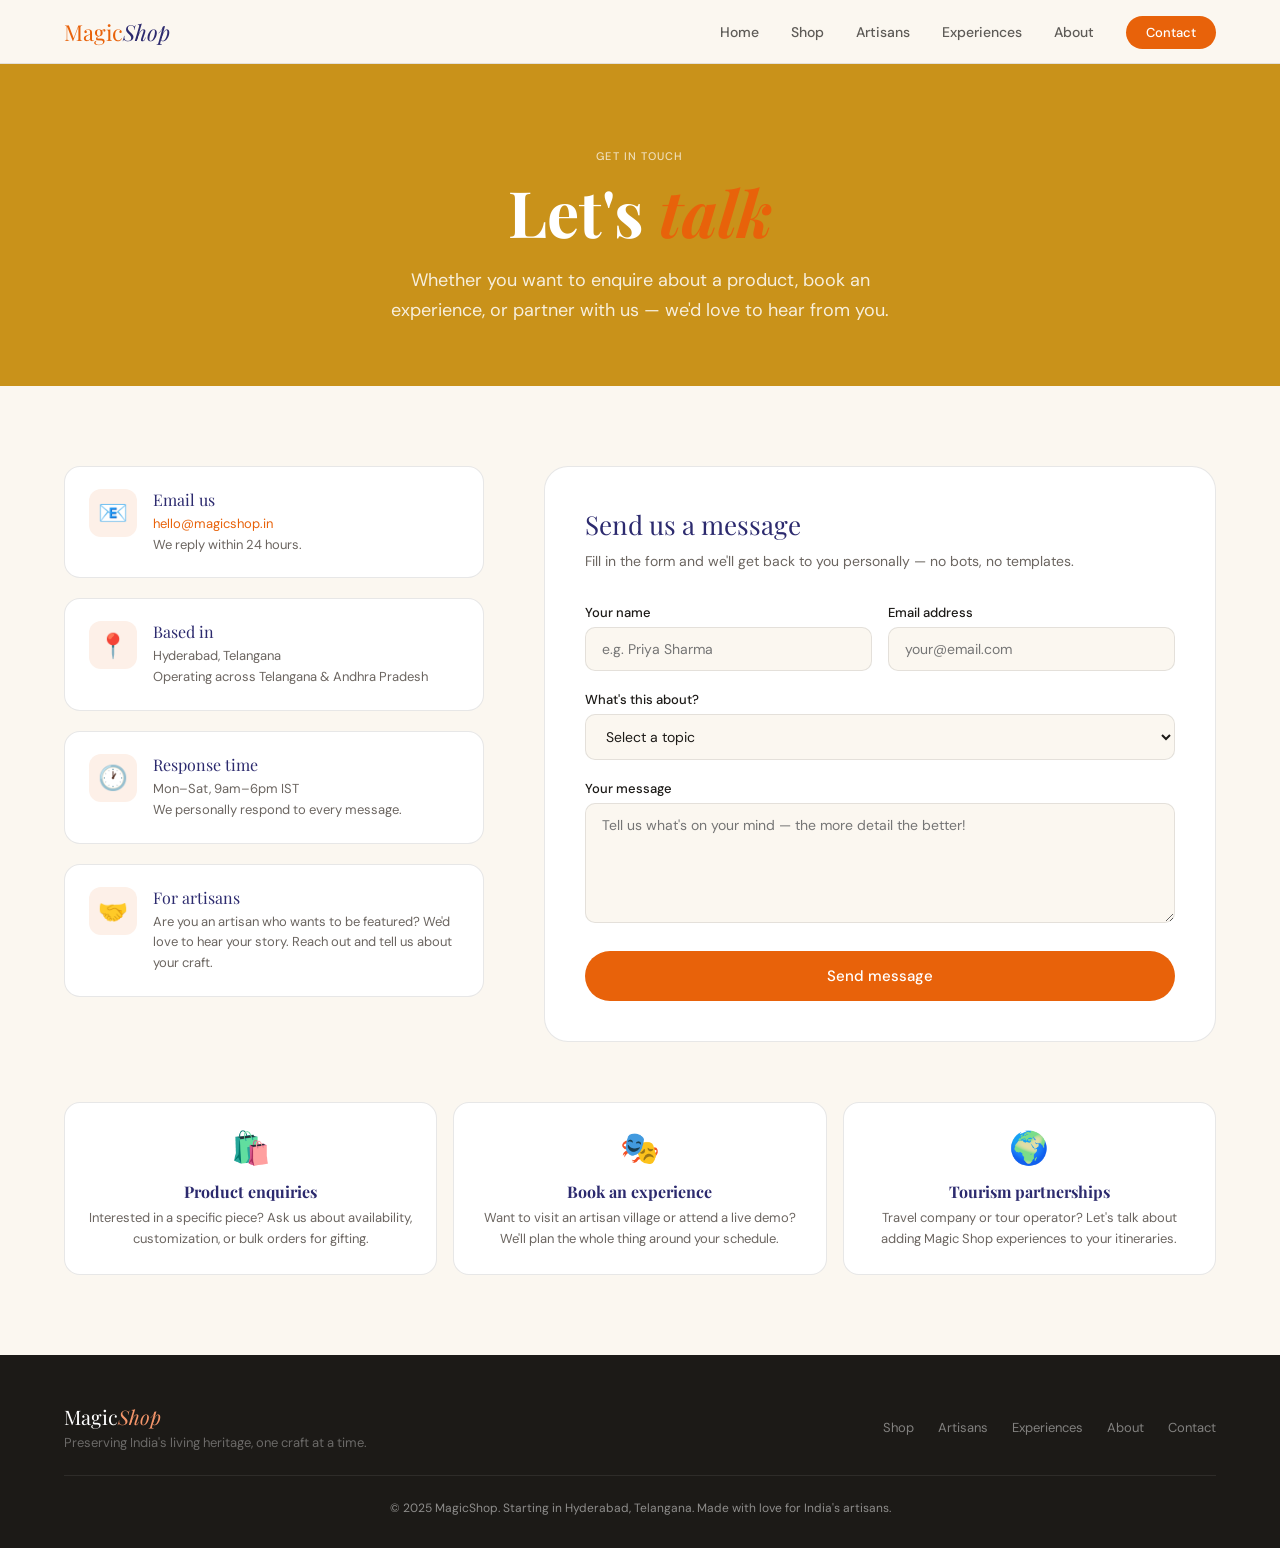
<file: contact.html>
<!DOCTYPE html>
<html lang="en">
<head>
<meta charset="UTF-8">
<meta name="viewport" content="width=device-width, initial-scale=1.0">
<title>Contact — Magic Shop</title>
<link href="https://fonts.googleapis.com/css2?family=Playfair+Display:ital,wght@0,400;0,700;1,400&family=DM+Sans:wght@300;400;500&display=swap" rel="stylesheet">
<link rel="stylesheet" href="style.css">
<style>
  .page-hero {
    background: var(--gold);
    padding: 80px 5vw 60px;
    text-align: center;
  }
  .page-hero h1 { color: white; margin-bottom: 16px; }
  .page-hero .section-tag { color: rgba(255,255,255,0.7); }
  .page-hero p { color: rgba(255,255,255,0.85); font-size: 18px; max-width: 520px; margin: 0 auto; line-height: 1.7; }

  .contact-grid {
    display: grid;
    grid-template-columns: 1fr 1.6fr;
    gap: 60px;
    align-items: start;
  }

  .contact-info { display: flex; flex-direction: column; gap: 20px; }

  .info-card {
    background: white;
    border: 1px solid var(--border);
    border-radius: 16px;
    padding: 22px 24px;
    display: flex;
    gap: 16px;
    align-items: flex-start;
  }

  .info-icon {
    font-size: 24px;
    width: 48px; height: 48px;
    background: var(--saffron-pale);
    border-radius: 12px;
    display: flex;
    align-items: center;
    justify-content: center;
    flex-shrink: 0;
  }

  .info-title {
    font-family: 'Playfair Display', serif;
    font-size: 16px;
    color: var(--indigo);
    margin-bottom: 4px;
  }

  .info-detail {
    font-size: 13px;
    color: var(--text-muted);
    line-height: 1.6;
  }

  .info-detail a { color: var(--saffron); text-decoration: none; }
  .info-detail a:hover { text-decoration: underline; }

  .contact-form-wrap {
    background: white;
    border: 1px solid var(--border);
    border-radius: 24px;
    padding: 40px;
  }

  .form-title {
    font-family: 'Playfair Display', serif;
    font-size: 26px;
    color: var(--indigo);
    margin-bottom: 8px;
  }

  .form-sub {
    font-size: 14px;
    color: var(--text-muted);
    margin-bottom: 32px;
    line-height: 1.6;
  }

  .form-row {
    display: grid;
    grid-template-columns: 1fr 1fr;
    gap: 16px;
  }

  .form-group {
    display: flex;
    flex-direction: column;
    gap: 6px;
    margin-bottom: 20px;
  }

  .form-group label {
    font-size: 13px;
    font-weight: 500;
    color: var(--charcoal);
  }

  .form-group input,
  .form-group select,
  .form-group textarea {
    padding: 12px 16px;
    border: 1.5px solid var(--border);
    border-radius: 10px;
    font-size: 14px;
    font-family: 'DM Sans', sans-serif;
    color: var(--charcoal);
    background: var(--cream);
    outline: none;
    transition: border-color 0.2s;
    width: 100%;
  }

  .form-group input:focus,
  .form-group select:focus,
  .form-group textarea:focus {
    border-color: var(--saffron);
    background: white;
  }

  .form-group textarea { resize: vertical; min-height: 120px; }

  .form-submit {
    width: 100%;
    background: var(--saffron);
    color: white;
    border: none;
    padding: 15px 32px;
    border-radius: 100px;
    font-size: 15px;
    font-weight: 500;
    font-family: 'DM Sans', sans-serif;
    cursor: pointer;
    transition: background 0.2s;
    margin-top: 8px;
  }

  .form-submit:hover { background: var(--indigo); }

  .form-success {
    display: none;
    text-align: center;
    padding: 40px 20px;
  }

  .form-success-icon { font-size: 56px; margin-bottom: 16px; }

  .form-success h3 {
    font-family: 'Playfair Display', serif;
    font-size: 24px;
    color: var(--indigo);
    margin-bottom: 8px;
  }

  .form-success p { font-size: 15px; color: var(--text-muted); line-height: 1.7; }

  .enquiry-types {
    display: grid;
    grid-template-columns: repeat(3, 1fr);
    gap: 16px;
    margin-top: 60px;
  }

  .enquiry-type {
    background: white;
    border: 1px solid var(--border);
    border-radius: 16px;
    padding: 24px 20px;
    text-align: center;
    transition: border-color 0.2s, transform 0.2s;
  }

  .enquiry-type:hover { border-color: var(--saffron); transform: translateY(-2px); }

  .enquiry-type-icon { font-size: 32px; margin-bottom: 12px; display: block; }

  .enquiry-type h3 {
    font-size: 16px;
    margin-bottom: 6px;
  }

  .enquiry-type p {
    font-size: 13px;
    color: var(--text-muted);
    line-height: 1.6;
  }

  @media (max-width: 900px) {
    .contact-grid { grid-template-columns: 1fr; }
    .form-row { grid-template-columns: 1fr; }
    .enquiry-types { grid-template-columns: 1fr; }
    .contact-form-wrap { padding: 24px; }
  }
</style>
</head>
<body>

<nav>
  <a href="index.html" class="nav-logo">Magic<span>Shop</span></a>
  <ul class="nav-links">
    <li><a href="index.html">Home</a></li>
    <li><a href="shop.html">Shop</a></li>
    <li><a href="artisans.html">Artisans</a></li>
    <li><a href="experiences.html">Experiences</a></li>
    <li><a href="about.html">About</a></li>
    <li><a href="contact.html" class="active nav-cta">Contact</a></li>
  </ul>
  <button class="hamburger" onclick="togglemenu()" id="hamburger">
    <span></span>
    <span></span>
    <span></span>
  </button>
  <div class="mobile-menu" id="mobilemenu">
    <a href="index.html">home</a>
    <a href="shop.html">shop</a>
    <a href="artisans.html">artisans</a>
    <a href="experiences.html">experiences</a>
    <a href="about.html">about</a>
    <a href="contact.html">contact</a>
  </div>
</nav>

<div class="page-hero">
  <div class="section-tag">Get in touch</div>
  <h1>Let's <em>talk</em></h1>
  <p>Whether you want to enquire about a product, book an experience, or partner with us — we'd love to hear from you.</p>
</div>

<section>
  <div class="contact-grid">
    <div class="contact-info">
      <div class="info-card">
        <div class="info-icon">📧</div>
        <div>
          <div class="info-title">Email us</div>
          <div class="info-detail"><a href="mailto:hello@magicshop.in">hello@magicshop.in</a><br>We reply within 24 hours.</div>
        </div>
      </div>
      <div class="info-card">
        <div class="info-icon">📍</div>
        <div>
          <div class="info-title">Based in</div>
          <div class="info-detail">Hyderabad, Telangana<br>Operating across Telangana & Andhra Pradesh</div>
        </div>
      </div>
      <div class="info-card">
        <div class="info-icon">🕐</div>
        <div>
          <div class="info-title">Response time</div>
          <div class="info-detail">Mon–Sat, 9am–6pm IST<br>We personally respond to every message.</div>
        </div>
      </div>
      <div class="info-card">
        <div class="info-icon">🤝</div>
        <div>
          <div class="info-title">For artisans</div>
          <div class="info-detail">Are you an artisan who wants to be featured? We'd love to hear your story. Reach out and tell us about your craft.</div>
        </div>
      </div>
    </div>

    <div class="contact-form-wrap">
      <div id="contactForm">
        <div class="form-title">Send us a message</div>
        <div class="form-sub">Fill in the form and we'll get back to you personally — no bots, no templates.</div>

        <div class="form-row">
          <div class="form-group">
            <label>Your name</label>
            <input type="text" id="fname" placeholder="e.g. Priya Sharma">
          </div>
          <div class="form-group">
            <label>Email address</label>
            <input type="email" id="femail" placeholder="your@email.com">
          </div>
        </div>

        <div class="form-group">
          <label>What's this about?</label>
          <select id="ftype">
            <option value="">Select a topic</option>
            <option>Product enquiry</option>
            <option>Book an experience</option>
            <option>Artisan partnership</option>
            <option>Tourism / travel company</option>
            <option>Media / press</option>
            <option>Join the team</option>
            <option>Other</option>
          </select>
        </div>

        <div class="form-group">
          <label>Your message</label>
          <textarea id="fmessage" placeholder="Tell us what's on your mind — the more detail the better!"></textarea>
        </div>

        <button class="form-submit" onclick="handleSubmit()">Send message</button>
      </div>

      <div class="form-success" id="formSuccess">
        <div class="form-success-icon">✨</div>
        <h3>Message received!</h3>
        <p>Thank you for reaching out. We'll get back to you personally within 24 hours. In the meantime, feel free to explore our artisans and shop.</p>
      </div>
    </div>
  </div>

  <div class="enquiry-types">
    <div class="enquiry-type">
      <span class="enquiry-type-icon">🛍️</span>
      <h3>Product enquiries</h3>
      <p>Interested in a specific piece? Ask us about availability, customization, or bulk orders for gifting.</p>
    </div>
    <div class="enquiry-type">
      <span class="enquiry-type-icon">🎭</span>
      <h3>Book an experience</h3>
      <p>Want to visit an artisan village or attend a live demo? We'll plan the whole thing around your schedule.</p>
    </div>
    <div class="enquiry-type">
      <span class="enquiry-type-icon">🌍</span>
      <h3>Tourism partnerships</h3>
      <p>Travel company or tour operator? Let's talk about adding Magic Shop experiences to your itineraries.</p>
    </div>
  </div>
</section>

<footer>
  <div class="footer-inner">
    <div>
      <a href="index.html" class="footer-logo">Magic<span>Shop</span></a>
      <div class="footer-tagline">Preserving India's living heritage, one craft at a time.</div>
    </div>
    <ul class="footer-links">
      <li><a href="shop.html">Shop</a></li>
      <li><a href="artisans.html">Artisans</a></li>
      <li><a href="experiences.html">Experiences</a></li>
      <li><a href="about.html">About</a></li>
      <li><a href="contact.html">Contact</a></li>
    </ul>
  </div>
  <div class="footer-bottom">© 2025 MagicShop. Starting in Hyderabad, Telangana. Made with love for India's artisans.</div>
</footer>

<script>
  function handleSubmit() {
    const name = document.getElementById('fname').value;
    const email = document.getElementById('femail').value;
    const type = document.getElementById('ftype').value;
    const message = document.getElementById('fmessage').value;

    if (!name || !email || !type || !message) {
      alert('Please fill in all fields before sending!');
      return;
    }

    if (!email.includes('@')) {
      alert('Please enter a valid email address.');
      return;
    }

    document.getElementById('contactForm').style.display = 'none';
    document.getElementById('formSuccess').style.display = 'block';
  }
</script>

    <script>
      function toggleMenu() {
        const menu = document.getElementById('mobileMenu');
        menu.classList.toggle('open');
      }
    </script>

  </body>
</html>
</file>
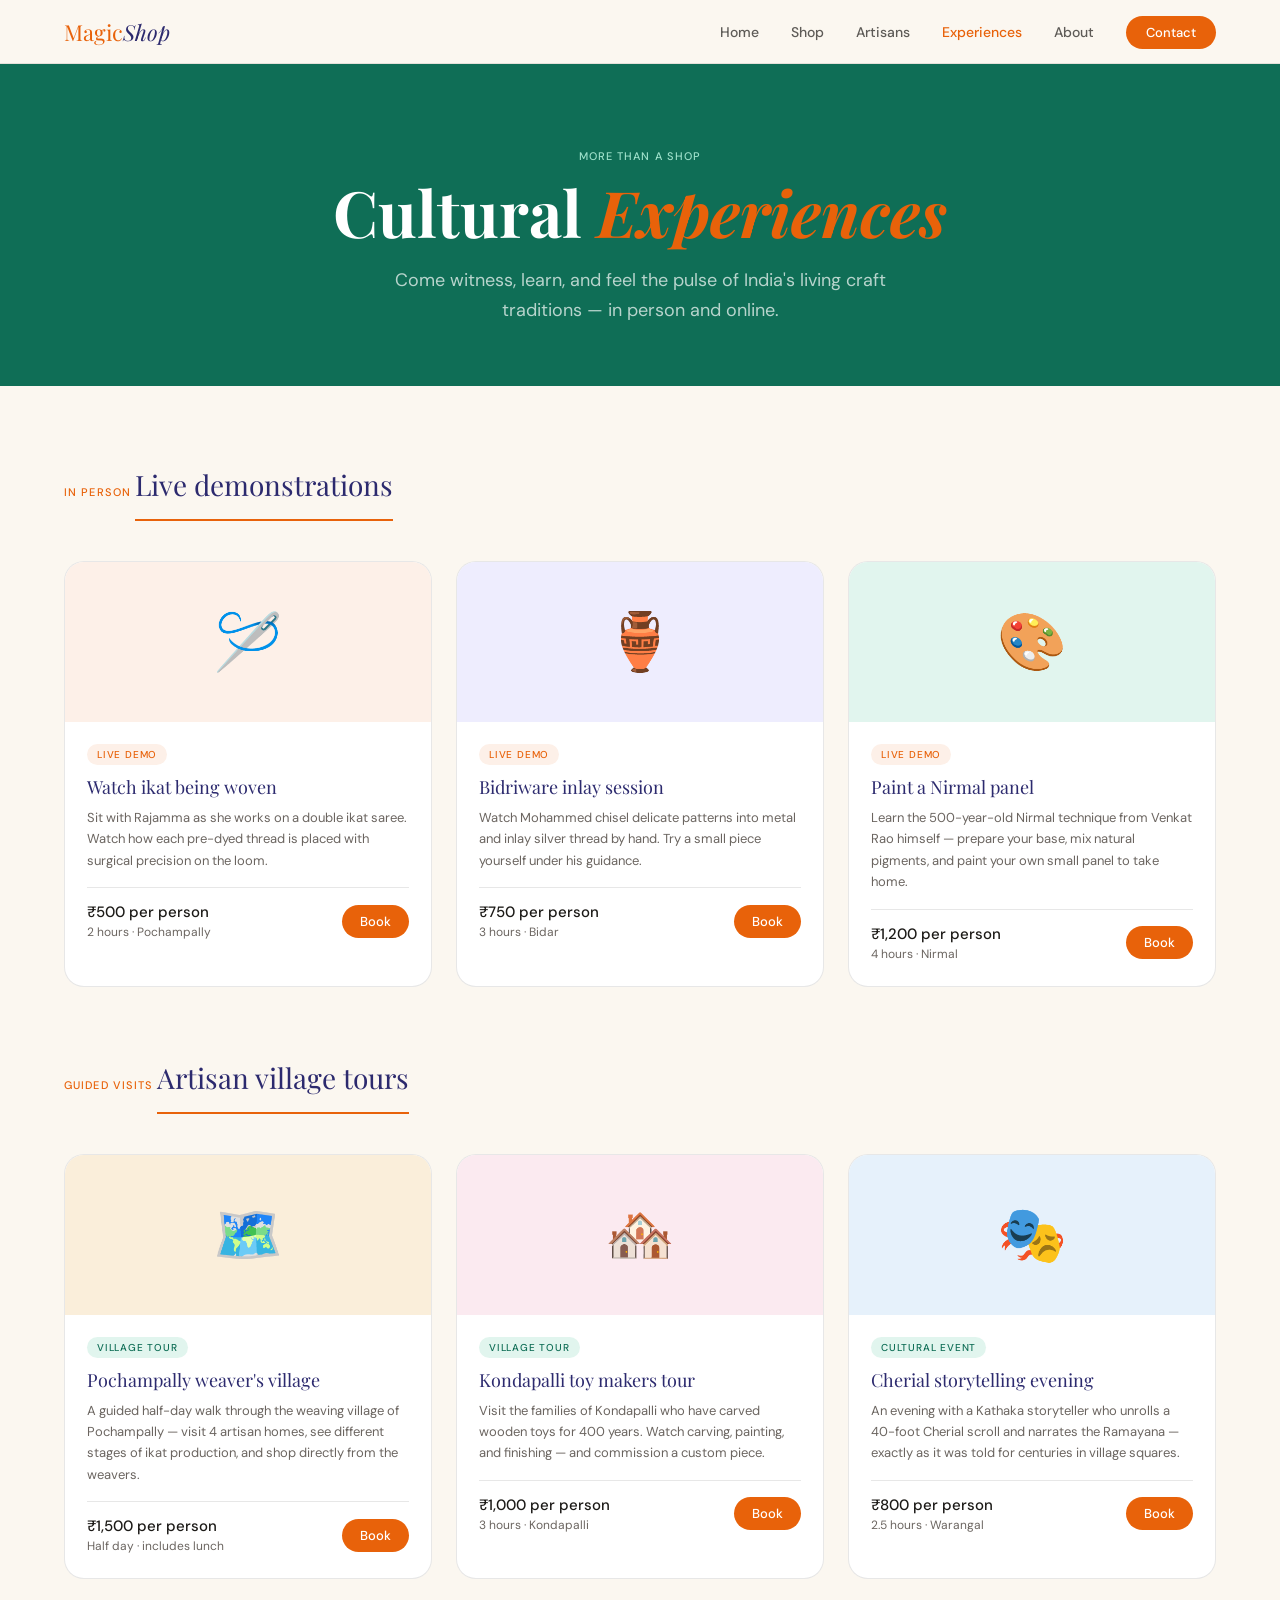
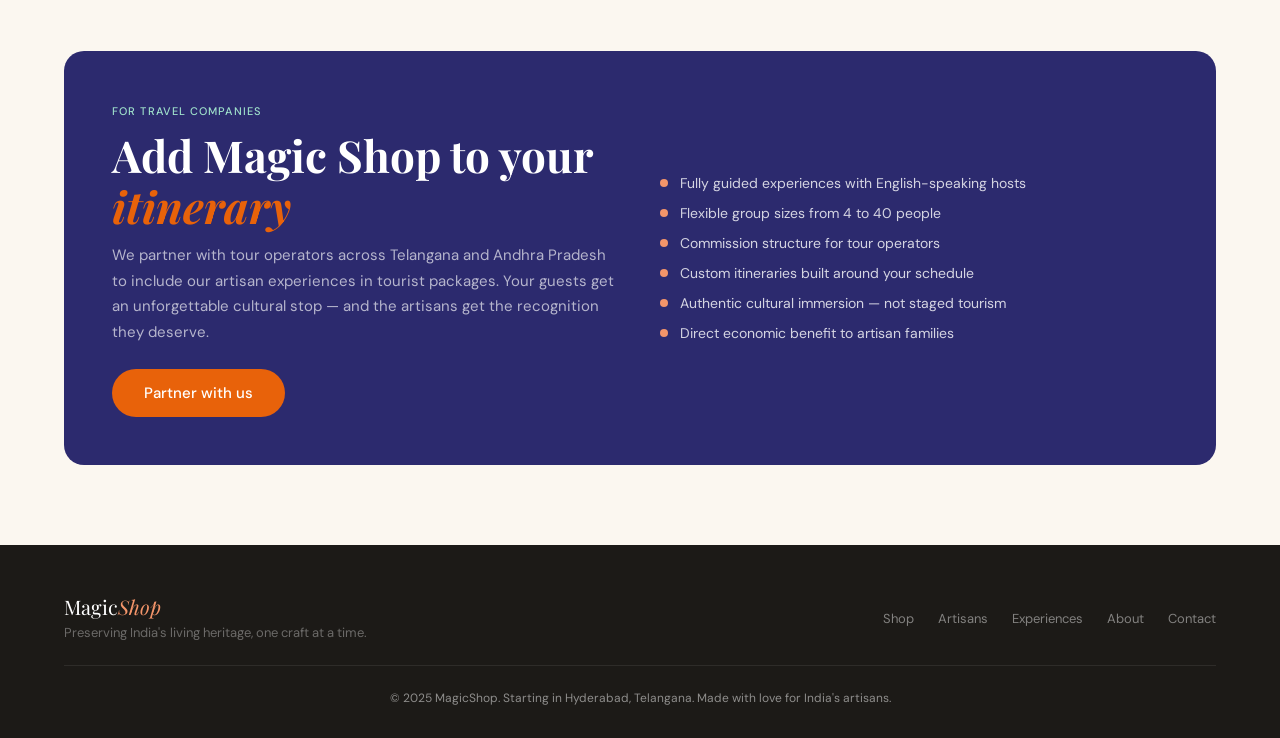
<file: experiences.html>
<!DOCTYPE html>
<html lang="en">
<head>
<meta charset="UTF-8">
<meta name="viewport" content="width=device-width, initial-scale=1.0">
<title>Experiences — Magic Shop</title>
<link href="https://fonts.googleapis.com/css2?family=Playfair+Display:ital,wght@0,400;0,700;1,400&family=DM+Sans:wght@300;400;500&display=swap" rel="stylesheet">
<link rel="stylesheet" href="style.css">
<style>
  .page-hero {
    background: var(--teal);
    padding: 80px 5vw 60px;
    text-align: center;
  }
  .page-hero h1 { color: white; margin-bottom: 16px; }
  .page-hero .section-tag { color: #9FE1CB; }
  .page-hero p { color: rgba(255,255,255,0.7); font-size: 18px; max-width: 520px; margin: 0 auto; line-height: 1.7; }

  .exp-category { margin-bottom: 72px; }

  .exp-category-title {
    font-family: 'Playfair Display', serif;
    font-size: 28px;
    color: var(--indigo);
    margin-bottom: 8px;
    padding-bottom: 16px;
    border-bottom: 2px solid var(--saffron);
    display: inline-block;
  }

  .exp-grid {
    display: grid;
    grid-template-columns: repeat(3, 1fr);
    gap: 24px;
    margin-top: 32px;
  }

  .exp-card {
    background: white;
    border: 1px solid var(--border);
    border-radius: 20px;
    overflow: hidden;
    transition: transform 0.25s;
  }

  .exp-card:hover { transform: translateY(-4px); }

  .exp-card-img {
    height: 160px;
    display: flex;
    align-items: center;
    justify-content: center;
    font-size: 56px;
  }

  .exp-img-1 { background: var(--saffron-pale); }
  .exp-img-2 { background: var(--indigo-light); }
  .exp-img-3 { background: var(--teal-light); }
  .exp-img-4 { background: var(--gold-light); }
  .exp-img-5 { background: #FBEAF0; }
  .exp-img-6 { background: #E6F1FB; }

  .exp-card-body { padding: 20px 22px 24px; }

  .exp-tag {
    display: inline-block;
    font-size: 10px;
    font-weight: 500;
    text-transform: uppercase;
    letter-spacing: 0.08em;
    padding: 4px 10px;
    border-radius: 100px;
    margin-bottom: 10px;
  }

  .tag-live { background: var(--saffron-pale); color: var(--saffron); }
  .tag-tour { background: var(--teal-light); color: var(--teal); }
  .tag-online { background: var(--indigo-light); color: var(--indigo-mid); }

  .exp-card-title {
    font-family: 'Playfair Display', serif;
    font-size: 18px;
    color: var(--indigo);
    margin-bottom: 8px;
  }

  .exp-card-desc {
    font-size: 13px;
    color: var(--text-muted);
    line-height: 1.65;
    margin-bottom: 16px;
  }

  .exp-card-footer {
    display: flex;
    align-items: center;
    justify-content: space-between;
    padding-top: 14px;
    border-top: 1px solid var(--border);
  }

  .exp-price { font-size: 15px; font-weight: 500; color: var(--charcoal); }
  .exp-duration { font-size: 12px; color: var(--text-muted); margin-top: 2px; }

  .book-btn {
    background: var(--saffron);
    color: white;
    border: none;
    padding: 8px 18px;
    border-radius: 100px;
    font-size: 13px;
    font-weight: 500;
    cursor: pointer;
    font-family: 'DM Sans', sans-serif;
    transition: background 0.2s;
    text-decoration: none;
    display: inline-block;
  }

  .book-btn:hover { background: var(--indigo); }

  .tourism-banner {
    background: var(--indigo);
    border-radius: 20px;
    padding: 48px;
    display: grid;
    grid-template-columns: 1fr 1fr;
    gap: 40px;
    align-items: center;
    margin-top: 60px;
  }

  .tourism-banner h2 { color: white; margin-bottom: 12px; }
  .tourism-banner p { color: rgba(255,255,255,0.65); font-size: 15px; line-height: 1.7; margin-bottom: 24px; }

  .tourism-features { list-style: none; display: flex; flex-direction: column; gap: 12px; }

  .tourism-features li {
    display: flex;
    align-items: center;
    gap: 12px;
    font-size: 14px;
    color: rgba(255,255,255,0.8);
  }

  .tourism-features li::before {
    content: '';
    width: 8px; height: 8px;
    border-radius: 50%;
    background: var(--saffron-light);
    flex-shrink: 0;
  }

  @media (max-width: 900px) {
    .exp-grid { grid-template-columns: 1fr; }
    .tourism-banner { grid-template-columns: 1fr; padding: 32px 24px; }
  }
</style>
</head>
<body>

<nav>
  <a href="index.html" class="nav-logo">Magic<span>Shop</span></a>
  <ul class="nav-links">
    <li><a href="index.html">Home</a></li>
    <li><a href="shop.html">Shop</a></li>
    <li><a href="artisans.html">Artisans</a></li>
    <li><a href="experiences.html" class="active">Experiences</a></li>
    <li><a href="about.html">About</a></li>
    <li><a href="contact.html" class="nav-cta">Contact</a></li>
  </ul>
  <button class="hamburger" onclick="togglemenu()" id="hamburger">
    <span></span>
    <span></span>
    <span></span>
  </button>
  <div class="mobile-menu" id="mobilemenu">
    <a href="index.html">home</a>
    <a href="shop.html">shop</a>
    <a href="artisans.html">artisans</a>
    <a href="experiences.html">experiences</a>
    <a href="about.html">about</a>
    <a href="contact.html">contact</a>
  </div>
</nav>

<div class="page-hero">
  <div class="section-tag">More than a shop</div>
  <h1>Cultural <em>Experiences</em></h1>
  <p>Come witness, learn, and feel the pulse of India's living craft traditions — in person and online.</p>
</div>

<section>

  <div class="exp-category">
    <div class="section-tag">In person</div>
    <div class="exp-category-title">Live demonstrations</div>
    <div class="exp-grid">
      <div class="exp-card">
        <div class="exp-card-img exp-img-1">🪡</div>
        <div class="exp-card-body">
          <div class="exp-tag tag-live">Live demo</div>
          <div class="exp-card-title">Watch ikat being woven</div>
          <div class="exp-card-desc">Sit with Rajamma as she works on a double ikat saree. Watch how each pre-dyed thread is placed with surgical precision on the loom.</div>
          <div class="exp-card-footer">
            <div>
              <div class="exp-price">₹500 per person</div>
              <div class="exp-duration">2 hours · Pochampally</div>
            </div>
            <a href="contact.html" class="book-btn">Book</a>
          </div>
        </div>
      </div>
      <div class="exp-card">
        <div class="exp-card-img exp-img-2">🏺</div>
        <div class="exp-card-body">
          <div class="exp-tag tag-live">Live demo</div>
          <div class="exp-card-title">Bidriware inlay session</div>
          <div class="exp-card-desc">Watch Mohammed chisel delicate patterns into metal and inlay silver thread by hand. Try a small piece yourself under his guidance.</div>
          <div class="exp-card-footer">
            <div>
              <div class="exp-price">₹750 per person</div>
              <div class="exp-duration">3 hours · Bidar</div>
            </div>
            <a href="contact.html" class="book-btn">Book</a>
          </div>
        </div>
      </div>
      <div class="exp-card">
        <div class="exp-card-img exp-img-3">🎨</div>
        <div class="exp-card-body">
          <div class="exp-tag tag-live">Live demo</div>
          <div class="exp-card-title">Paint a Nirmal panel</div>
          <div class="exp-card-desc">Learn the 500-year-old Nirmal technique from Venkat Rao himself — prepare your base, mix natural pigments, and paint your own small panel to take home.</div>
          <div class="exp-card-footer">
            <div>
              <div class="exp-price">₹1,200 per person</div>
              <div class="exp-duration">4 hours · Nirmal</div>
            </div>
            <a href="contact.html" class="book-btn">Book</a>
          </div>
        </div>
      </div>
    </div>
  </div>

  <div class="exp-category">
    <div class="section-tag">Guided visits</div>
    <div class="exp-category-title">Artisan village tours</div>
    <div class="exp-grid">
      <div class="exp-card">
        <div class="exp-card-img exp-img-4">🗺️</div>
        <div class="exp-card-body">
          <div class="exp-tag tag-tour">Village tour</div>
          <div class="exp-card-title">Pochampally weaver's village</div>
          <div class="exp-card-desc">A guided half-day walk through the weaving village of Pochampally — visit 4 artisan homes, see different stages of ikat production, and shop directly from the weavers.</div>
          <div class="exp-card-footer">
            <div>
              <div class="exp-price">₹1,500 per person</div>
              <div class="exp-duration">Half day · includes lunch</div>
            </div>
            <a href="contact.html" class="book-btn">Book</a>
          </div>
        </div>
      </div>
      <div class="exp-card">
        <div class="exp-card-img exp-img-5">🏘️</div>
        <div class="exp-card-body">
          <div class="exp-tag tag-tour">Village tour</div>
          <div class="exp-card-title">Kondapalli toy makers tour</div>
          <div class="exp-card-desc">Visit the families of Kondapalli who have carved wooden toys for 400 years. Watch carving, painting, and finishing — and commission a custom piece.</div>
          <div class="exp-card-footer">
            <div>
              <div class="exp-price">₹1,000 per person</div>
              <div class="exp-duration">3 hours · Kondapalli</div>
            </div>
            <a href="contact.html" class="book-btn">Book</a>
          </div>
        </div>
      </div>
      <div class="exp-card">
        <div class="exp-card-img exp-img-6">🎭</div>
        <div class="exp-card-body">
          <div class="exp-tag tag-tour">Cultural event</div>
          <div class="exp-card-title">Cherial storytelling evening</div>
          <div class="exp-card-desc">An evening with a Kathaka storyteller who unrolls a 40-foot Cherial scroll and narrates the Ramayana — exactly as it was told for centuries in village squares.</div>
          <div class="exp-card-footer">
            <div>
              <div class="exp-price">₹800 per person</div>
              <div class="exp-duration">2.5 hours · Warangal</div>
            </div>
            <a href="contact.html" class="book-btn">Book</a>
          </div>
        </div>
      </div>
    </div>
  </div>

  <div class="tourism-banner">
    <div>
      <div class="section-tag" style="color: #9FE1CB;">For travel companies</div>
      <h2>Add Magic Shop to your <em>itinerary</em></h2>
      <p>We partner with tour operators across Telangana and Andhra Pradesh to include our artisan experiences in tourist packages. Your guests get an unforgettable cultural stop — and the artisans get the recognition they deserve.</p>
      <a href="contact.html" class="btn-primary">Partner with us</a>
    </div>
    <div>
      <ul class="tourism-features">
        <li>Fully guided experiences with English-speaking hosts</li>
        <li>Flexible group sizes from 4 to 40 people</li>
        <li>Commission structure for tour operators</li>
        <li>Custom itineraries built around your schedule</li>
        <li>Authentic cultural immersion — not staged tourism</li>
        <li>Direct economic benefit to artisan families</li>
      </ul>
    </div>
  </div>

</section>

<footer>
  <div class="footer-inner">
    <div>
      <a href="index.html" class="footer-logo">Magic<span>Shop</span></a>
      <div class="footer-tagline">Preserving India's living heritage, one craft at a time.</div>
    </div>
    <ul class="footer-links">
      <li><a href="shop.html">Shop</a></li>
      <li><a href="artisans.html">Artisans</a></li>
      <li><a href="experiences.html">Experiences</a></li>
      <li><a href="about.html">About</a></li>
      <li><a href="contact.html">Contact</a></li>
    </ul>
  </div>
  <div class="footer-bottom">© 2025 MagicShop. Starting in Hyderabad, Telangana. Made with love for India's artisans.</div>
</footer>
<script>
    function toggleMenu() {
      const menu = document.getElementById('mobileMenu');
      menu.classList.toggle('open');
    }
  </script>

</body>
</html>
</file>
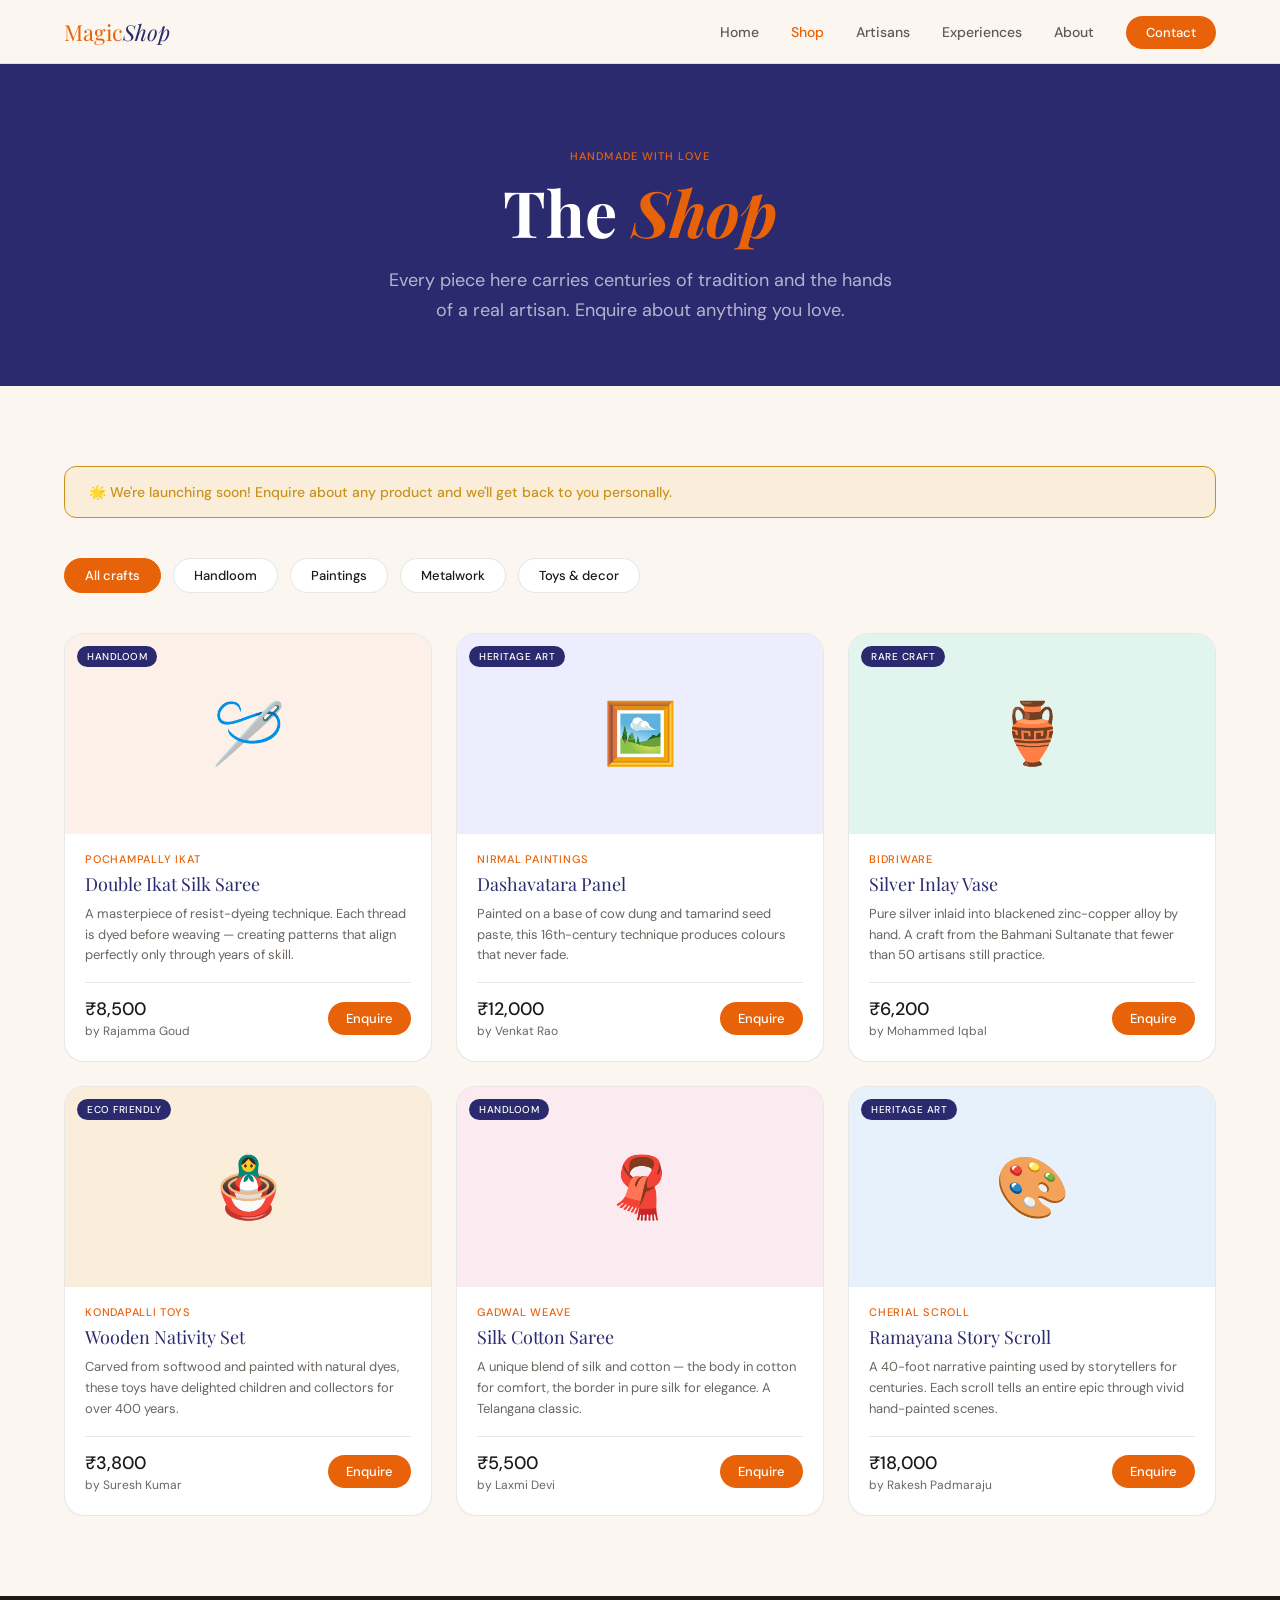
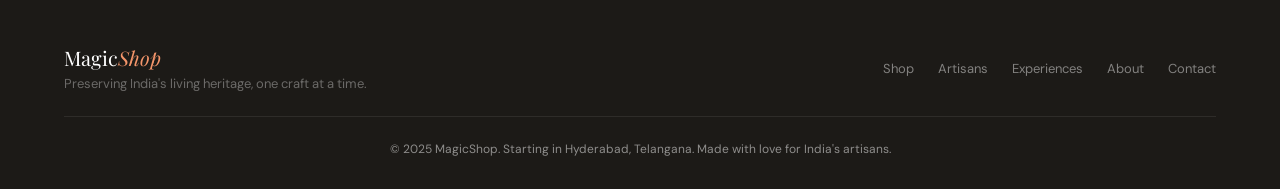
<file: shop.html>
<!DOCTYPE html>
<html lang="en">
<head>
<meta charset="UTF-8">
<meta name="viewport" content="width=device-width, initial-scale=1.0">
<title>Shop — Magic Shop</title>
<link href="https://fonts.googleapis.com/css2?family=Playfair+Display:ital,wght@0,400;0,700;1,400&family=DM+Sans:wght@300;400;500&display=swap" rel="stylesheet">
<link rel="stylesheet" href="style.css">
<style>
  .page-hero {
    background: var(--indigo);
    padding: 80px 5vw 60px;
    text-align: center;
  }

  .page-hero h1 { color: white; margin-bottom: 16px; }
  .page-hero p { color: rgba(255,255,255,0.65); font-size: 18px; max-width: 520px; margin: 0 auto; line-height: 1.7; }

  .filters {
    display: flex;
    gap: 12px;
    flex-wrap: wrap;
    margin-bottom: 40px;
  }

  .filter-btn {
    padding: 8px 20px;
    border-radius: 100px;
    border: 1.5px solid var(--border);
    background: white;
    font-size: 13px;
    font-weight: 500;
    cursor: pointer;
    font-family: 'DM Sans', sans-serif;
    color: var(--charcoal);
    transition: all 0.2s;
  }

  .filter-btn:hover { border-color: var(--saffron); color: var(--saffron); }
  .filter-btn.active { background: var(--saffron); color: white; border-color: var(--saffron); }

  .products-grid {
    display: grid;
    grid-template-columns: repeat(3, 1fr);
    gap: 24px;
  }

  .product-card {
    background: white;
    border-radius: 20px;
    overflow: hidden;
    border: 1px solid var(--border);
    transition: transform 0.25s;
  }

  .product-card:hover { transform: translateY(-4px); }

  .product-img {
    height: 200px;
    display: flex;
    align-items: center;
    justify-content: center;
    font-size: 60px;
    position: relative;
  }

  .product-img-1 { background: var(--saffron-pale); }
  .product-img-2 { background: var(--indigo-light); }
  .product-img-3 { background: var(--teal-light); }
  .product-img-4 { background: var(--gold-light); }
  .product-img-5 { background: #FBEAF0; }
  .product-img-6 { background: #E6F1FB; }

  .product-badge {
    position: absolute;
    top: 12px; left: 12px;
    background: var(--indigo);
    color: white;
    font-size: 10px;
    font-weight: 500;
    padding: 4px 10px;
    border-radius: 100px;
    text-transform: uppercase;
    letter-spacing: 0.05em;
  }

  .product-info { padding: 18px 20px 22px; }

  .product-craft {
    font-size: 11px;
    color: var(--saffron);
    text-transform: uppercase;
    letter-spacing: 0.07em;
    font-weight: 500;
    margin-bottom: 6px;
  }

  .product-name {
    font-family: 'Playfair Display', serif;
    font-size: 18px;
    color: var(--indigo);
    margin-bottom: 8px;
  }

  .product-desc {
    font-size: 13px;
    color: var(--text-muted);
    line-height: 1.6;
    margin-bottom: 16px;
  }

  .product-footer {
    display: flex;
    align-items: center;
    justify-content: space-between;
    padding-top: 14px;
    border-top: 1px solid var(--border);
  }

  .product-price {
    font-size: 18px;
    font-weight: 500;
    color: var(--charcoal);
  }

  .product-artisan {
    font-size: 12px;
    color: var(--text-muted);
    margin-top: 2px;
  }

  .enquire-btn {
    background: var(--saffron);
    color: white;
    border: none;
    padding: 8px 18px;
    border-radius: 100px;
    font-size: 13px;
    font-weight: 500;
    cursor: pointer;
    font-family: 'DM Sans', sans-serif;
    transition: background 0.2s;
    text-decoration: none;
    display: inline-block;
  }

  .enquire-btn:hover { background: var(--indigo); }

  .coming-soon-banner {
    background: var(--gold-light);
    border: 1px solid var(--gold);
    border-radius: 12px;
    padding: 16px 24px;
    display: flex;
    align-items: center;
    gap: 12px;
    margin-bottom: 40px;
    font-size: 14px;
    color: var(--gold);
    font-weight: 500;
  }

  @media (max-width: 900px) {
    .products-grid { grid-template-columns: repeat(2, 1fr); }
  }

  @media (max-width: 600px) {
    .products-grid { grid-template-columns: 1fr; }
  }
</style>
</head>
<body>

<nav>
  <a href="index.html" class="nav-logo">Magic<span>Shop</span></a>
  <ul class="nav-links">
    <li><a href="index.html">Home</a></li>
    <li><a href="shop.html" class="active">Shop</a></li>
    <li><a href="artisans.html">Artisans</a></li>
    <li><a href="experiences.html">Experiences</a></li>
    <li><a href="about.html">About</a></li>
    <li><a href="contact.html" class="nav-cta">Contact</a></li>
  </ul>
  <button class="hamburger" onclick="togglemenu()" id="hamburger">
    <span></span>
    <span></span>
    <span></span>
  </button>
  <div class="mobile-menu" id="mobilemenu">
    <a href="index.html">home</a>
    <a href="shop.html">shop</a>
    <a href="artisans.html">artisans</a>
    <a href="experiences.html">experiences</a>
    <a href="about.html">about</a>
    <a href="contact.html">contact</a>
  </div>
</nav>

<div class="page-hero">
  <div class="section-tag">Handmade with love</div>
  <h1>The <em>Shop</em></h1>
  <p>Every piece here carries centuries of tradition and the hands of a real artisan. Enquire about anything you love.</p>
</div>

<section>
  <div class="coming-soon-banner">
    🌟 We're launching soon! Enquire about any product and we'll get back to you personally.
  </div>

  <div class="filters">
    <button class="filter-btn active" onclick="filterProducts('all', this)">All crafts</button>
    <button class="filter-btn" onclick="filterProducts('handloom', this)">Handloom</button>
    <button class="filter-btn" onclick="filterProducts('painting', this)">Paintings</button>
    <button class="filter-btn" onclick="filterProducts('metalwork', this)">Metalwork</button>
    <button class="filter-btn" onclick="filterProducts('toys', this)">Toys & decor</button>
  </div>

  <div class="products-grid" id="productsGrid">

    <div class="product-card" data-category="handloom">
      <div class="product-img product-img-1">
        🪡
        <div class="product-badge">Handloom</div>
      </div>
      <div class="product-info">
        <div class="product-craft">Pochampally Ikat</div>
        <div class="product-name">Double Ikat Silk Saree</div>
        <div class="product-desc">A masterpiece of resist-dyeing technique. Each thread is dyed before weaving — creating patterns that align perfectly only through years of skill.</div>
        <div class="product-footer">
          <div>
            <div class="product-price">₹8,500</div>
            <div class="product-artisan">by Rajamma Goud</div>
          </div>
          <a href="contact.html" class="enquire-btn">Enquire</a>
        </div>
      </div>
    </div>

    <div class="product-card" data-category="painting">
      <div class="product-img product-img-2">
        🖼️
        <div class="product-badge">Heritage art</div>
      </div>
      <div class="product-info">
        <div class="product-craft">Nirmal Paintings</div>
        <div class="product-name">Dashavatara Panel</div>
        <div class="product-desc">Painted on a base of cow dung and tamarind seed paste, this 16th-century technique produces colours that never fade.</div>
        <div class="product-footer">
          <div>
            <div class="product-price">₹12,000</div>
            <div class="product-artisan">by Venkat Rao</div>
          </div>
          <a href="contact.html" class="enquire-btn">Enquire</a>
        </div>
      </div>
    </div>

    <div class="product-card" data-category="metalwork">
      <div class="product-img product-img-3">
        🏺
        <div class="product-badge">Rare craft</div>
      </div>
      <div class="product-info">
        <div class="product-craft">Bidriware</div>
        <div class="product-name">Silver Inlay Vase</div>
        <div class="product-desc">Pure silver inlaid into blackened zinc-copper alloy by hand. A craft from the Bahmani Sultanate that fewer than 50 artisans still practice.</div>
        <div class="product-footer">
          <div>
            <div class="product-price">₹6,200</div>
            <div class="product-artisan">by Mohammed Iqbal</div>
          </div>
          <a href="contact.html" class="enquire-btn">Enquire</a>
        </div>
      </div>
    </div>

    <div class="product-card" data-category="toys">
      <div class="product-img product-img-4">
        🪆
        <div class="product-badge">Eco friendly</div>
      </div>
      <div class="product-info">
        <div class="product-craft">Kondapalli Toys</div>
        <div class="product-name">Wooden Nativity Set</div>
        <div class="product-desc">Carved from softwood and painted with natural dyes, these toys have delighted children and collectors for over 400 years.</div>
        <div class="product-footer">
          <div>
            <div class="product-price">₹3,800</div>
            <div class="product-artisan">by Suresh Kumar</div>
          </div>
          <a href="contact.html" class="enquire-btn">Enquire</a>
        </div>
      </div>
    </div>

    <div class="product-card" data-category="handloom">
      <div class="product-img product-img-5">
        🧣
        <div class="product-badge">Handloom</div>
      </div>
      <div class="product-info">
        <div class="product-craft">Gadwal Weave</div>
        <div class="product-name">Silk Cotton Saree</div>
        <div class="product-desc">A unique blend of silk and cotton — the body in cotton for comfort, the border in pure silk for elegance. A Telangana classic.</div>
        <div class="product-footer">
          <div>
            <div class="product-price">₹5,500</div>
            <div class="product-artisan">by Laxmi Devi</div>
          </div>
          <a href="contact.html" class="enquire-btn">Enquire</a>
        </div>
      </div>
    </div>

    <div class="product-card" data-category="painting">
      <div class="product-img product-img-6">
        🎨
        <div class="product-badge">Heritage art</div>
      </div>
      <div class="product-info">
        <div class="product-craft">Cherial Scroll</div>
        <div class="product-name">Ramayana Story Scroll</div>
        <div class="product-desc">A 40-foot narrative painting used by storytellers for centuries. Each scroll tells an entire epic through vivid hand-painted scenes.</div>
        <div class="product-footer">
          <div>
            <div class="product-price">₹18,000</div>
            <div class="product-artisan">by Rakesh Padmaraju</div>
          </div>
          <a href="contact.html" class="enquire-btn">Enquire</a>
        </div>
      </div>
    </div>

  </div>
</section>

<footer>
  <div class="footer-inner">
    <div>
      <a href="index.html" class="footer-logo">Magic<span>Shop</span></a>
      <div class="footer-tagline">Preserving India's living heritage, one craft at a time.</div>
    </div>
    <ul class="footer-links">
      <li><a href="shop.html">Shop</a></li>
      <li><a href="artisans.html">Artisans</a></li>
      <li><a href="experiences.html">Experiences</a></li>
      <li><a href="about.html">About</a></li>
      <li><a href="contact.html">Contact</a></li>
    </ul>
  </div>
  <div class="footer-bottom">© 2025 MagicShop. Starting in Hyderabad, Telangana. Made with love for India's artisans.</div>
</footer>

<script>
  function filterProducts(category, btn) {
    document.querySelectorAll('.filter-btn').forEach(b => b.classList.remove('active'));
    btn.classList.add('active');
    document.querySelectorAll('.product-card').forEach(card => {
      if (category === 'all' || card.dataset.category === category) {
        card.style.display = 'block';
      } else {
        card.style.display = 'none';
      }
    });
  }
</script><script>
  function toggleMenu() {
    const menu = document.getElementById('mobileMenu');
    menu.classList.toggle('open');
  }
</script>

    <script>
      function toggleMenu() {
        const menu = document.getElementById('mobileMenu');
        menu.classList.toggle('open');
      }
    </script>

  </body>
</html>
</file>
<file: style.css>
*, *::before, *::after { box-sizing: border-box; margin: 0; padding: 0; }

:root {
  --saffron: #E8620A;
  --saffron-light: #F4956A;
  --saffron-pale: #FDF0E8;
  --indigo: #2C2A6E;
  --indigo-mid: #4A469F;
  --indigo-light: #EEEDFE;
  --teal: #0F6E56;
  --teal-light: #E1F5EE;
  --gold: #C9921A;
  --gold-light: #FAEEDA;
  --cream: #FBF7F0;
  --charcoal: #1C1A17;
  --text-muted: #6B6560;
  --border: rgba(28,26,23,0.1);
}

html { scroll-behavior: smooth; }

body {
  font-family: 'DM Sans', sans-serif;
  background: var(--cream);
  color: var(--charcoal);
  overflow-x: hidden;
}

nav {
  position: sticky;
  top: 0;
  z-index: 100;
  background: var(--cream);
  border-bottom: 1px solid var(--border);
  padding: 0 5vw;
  display: flex;
  align-items: center;
  justify-content: space-between;
  height: 64px;
}

.nav-logo {
  font-family: 'Playfair Display', serif;
  font-size: 22px;
  color: var(--saffron);
  text-decoration: none;
}

.nav-logo span { color: var(--indigo); font-style: italic; }

.nav-links {
  display: flex;
  gap: 32px;
  list-style: none;
}

.nav-links a {
  font-size: 14px;
  font-weight: 500;
  color: var(--charcoal);
  text-decoration: none;
  opacity: 0.7;
  transition: opacity 0.2s;
}

.nav-links a:hover { opacity: 1; }
.nav-links a.active { opacity: 1; color: var(--saffron); }

.nav-cta {
  background: var(--saffron) !important;
  color: white !important;
  opacity: 1 !important;
  padding: 8px 20px;
  border-radius: 100px;
  font-size: 13px !important;
}

.nav-cta:hover { background: var(--indigo) !important; color: white !important; }

section { padding: 80px 5vw; }

.section-tag {
  display: inline-block;
  font-size: 11px;
  font-weight: 500;
  text-transform: uppercase;
  letter-spacing: 0.1em;
  color: var(--saffron);
  margin-bottom: 12px;
}

h1, h2 {
  font-family: 'Playfair Display', serif;
  color: var(--indigo);
  line-height: 1.15;
  margin-bottom: 16px;
}

h1 { font-size: clamp(36px, 5vw, 64px); }
h2 { font-size: clamp(28px, 4vw, 44px); }
h3 { font-size: 20px; font-family: 'Playfair Display', serif; color: var(--indigo); margin-bottom: 8px; }

em { color: var(--saffron); font-style: italic; }

.section-sub {
  font-size: 17px;
  color: var(--text-muted);
  line-height: 1.7;
  max-width: 540px;
  margin-bottom: 48px;
}

.btn-primary {
  background: var(--saffron);
  color: white;
  padding: 14px 32px;
  border-radius: 100px;
  font-size: 15px;
  font-weight: 500;
  text-decoration: none;
  border: none;
  cursor: pointer;
  display: inline-block;
  transition: background 0.2s, transform 0.15s;
  font-family: 'DM Sans', sans-serif;
}

.btn-primary:hover { background: var(--indigo); transform: translateY(-1px); }

.btn-outline {
  background: transparent;
  color: var(--indigo);
  padding: 14px 32px;
  border-radius: 100px;
  font-size: 15px;
  font-weight: 500;
  text-decoration: none;
  border: 1.5px solid var(--indigo);
  display: inline-block;
  transition: all 0.2s;
  font-family: 'DM Sans', sans-serif;
  cursor: pointer;
}

.btn-outline:hover { background: var(--indigo); color: white; }

footer {
  background: var(--charcoal);
  padding: 48px 5vw 32px;
  color: rgba(255,255,255,0.5);
}

.footer-inner {
  display: flex;
  justify-content: space-between;
  align-items: center;
  padding-bottom: 24px;
  border-bottom: 1px solid rgba(255,255,255,0.08);
  margin-bottom: 24px;
  flex-wrap: wrap;
  gap: 16px;
}

.footer-logo {
  font-family: 'Playfair Display', serif;
  font-size: 20px;
  color: white;
  text-decoration: none;
}

.footer-logo span { color: var(--saffron-light); font-style: italic; }
.footer-tagline { font-size: 13px; color: rgba(255,255,255,0.35); margin-top: 4px; }

.footer-links {
  display: flex;
  gap: 24px;
  list-style: none;
}

.footer-links a {
  color: rgba(255,255,255,0.45);
  text-decoration: none;
  font-size: 13px;
  transition: color 0.2s;
}

.footer-links a:hover { color: white; }
.footer-bottom { font-size: 12px; text-align: center; }

@keyframes fadeUp {
  from { opacity: 0; transform: translateY(24px); }
  to { opacity: 1; transform: translateY(0); }
}

.fadeup { animation: fadeUp 0.7s ease both; }
.delay-1 { animation-delay: 0.1s; }
.delay-2 { animation-delay: 0.2s; }
.delay-3 { animation-delay: 0.3s; }

@media (max-width: 900px) {
  .nav-links { display: none; }
  section { padding: 60px 5vw; }
} @media (max-width: 768px) {
  nav { padding: 0 4vw; }

  .nav-links { display: none; }

  section { padding: 48px 4vw; }

  h1 { font-size: 32px; }
  h2 { font-size: 26px; }

  .hero {
    grid-template-columns: 1fr;
    min-height: auto;
    padding: 40px 4vw 48px;
    gap: 32px;
  }

  .hero::before { display: none; }

  .hero-stats {
    gap: 20px;
    flex-wrap: wrap;
  }

  .hero-actions {
    flex-direction: column;
    align-items: flex-start;
    gap: 12px;
  }

  .btn-primary, .btn-outline {
    width: 100%;
    text-align: center;
  }

  .mission-grid,
  .preview-grid,
  .artisans-grid,
  .products-grid,
  .exp-grid,
  .values-grid,
  .team-grid,
  .enquiry-types {
    grid-template-columns: 1fr;
  }

  .story-grid,
  .story-grid.reverse,
  .contact-grid,
  .experience-grid,
  .tourism-banner {
    grid-template-columns: 1fr;
    direction: ltr;
    gap: 32px;
  }

  .form-row { grid-template-columns: 1fr; }

  .contact-form-wrap { padding: 24px 20px; }

  .tourism-banner { padding: 32px 20px; }

  .join-banner { padding: 32px 20px; }

  .footer-inner {
    flex-direction: column;
    align-items: flex-start;
    gap: 24px;
  }

  .footer-links {
    flex-wrap: wrap;
    gap: 16px;
  }

  .waitlist-form {
    flex-direction: column;
    gap: 12px;
  }

  .waitlist-input, .waitlist-btn {
    width: 100%;
    text-align: center;
  }

  .timeline-item {
    grid-template-columns: 70px 1fr;
    gap: 12px;
  }

  .story-visual { height: 240px; font-size: 72px; }

  .page-hero { padding: 60px 4vw 40px; }
}

@media (min-width: 769px) and (max-width: 1100px) {
  .products-grid { grid-template-columns: repeat(2, 1fr); }
  .values-grid { grid-template-columns: repeat(2, 1fr); }
  .mission-grid { grid-template-columns: repeat(2, 1fr); }
  .artisans-grid { grid-template-columns: repeat(2, 1fr); }
  .exp-grid { grid-template-columns: repeat(2, 1fr); }
}.hamburger {
  display: none;
  flex-direction: column;
  gap: 5px;
  cursor: pointer;
  padding: 4px;
  background: none;
  border: none;
}

.hamburger span {
  display: block;
  width: 24px;
  height: 2px;
  background: var(--charcoal);
  border-radius: 2px;
  transition: all 0.3s;
}

.mobile-menu {
  display: none;
  position: absolute;
  top: 64px;
  left: 0;
  right: 0;
  background: var(--cream);
  border-bottom: 1px solid var(--border);
  padding: 16px 5vw 24px;
  flex-direction: column;
  gap: 4px;
  z-index: 99;
}

.mobile-menu a {
  font-size: 15px;
  font-weight: 500;
  color: var(--charcoal);
  text-decoration: none;
  padding: 10px 0;
  border-bottom: 1px solid var(--border);
  display: block;
  transition: color 0.2s;
}

.mobile-menu a:last-child {
  border-bottom: none;
  margin-top: 8px;
  background: var(--saffron);
  color: white;
  text-align: center;
  padding: 12px;
  border-radius: 100px;
}

.mobile-menu a:hover { color: var(--saffron); }
.mobile-menu a:last-child:hover { color: white; background: var(--indigo); }

.mobile-menu.open { display: flex; }

@media (max-width: 768px) {
  .hamburger { display: flex; }
  nav { position: relative; }
}
</file>
